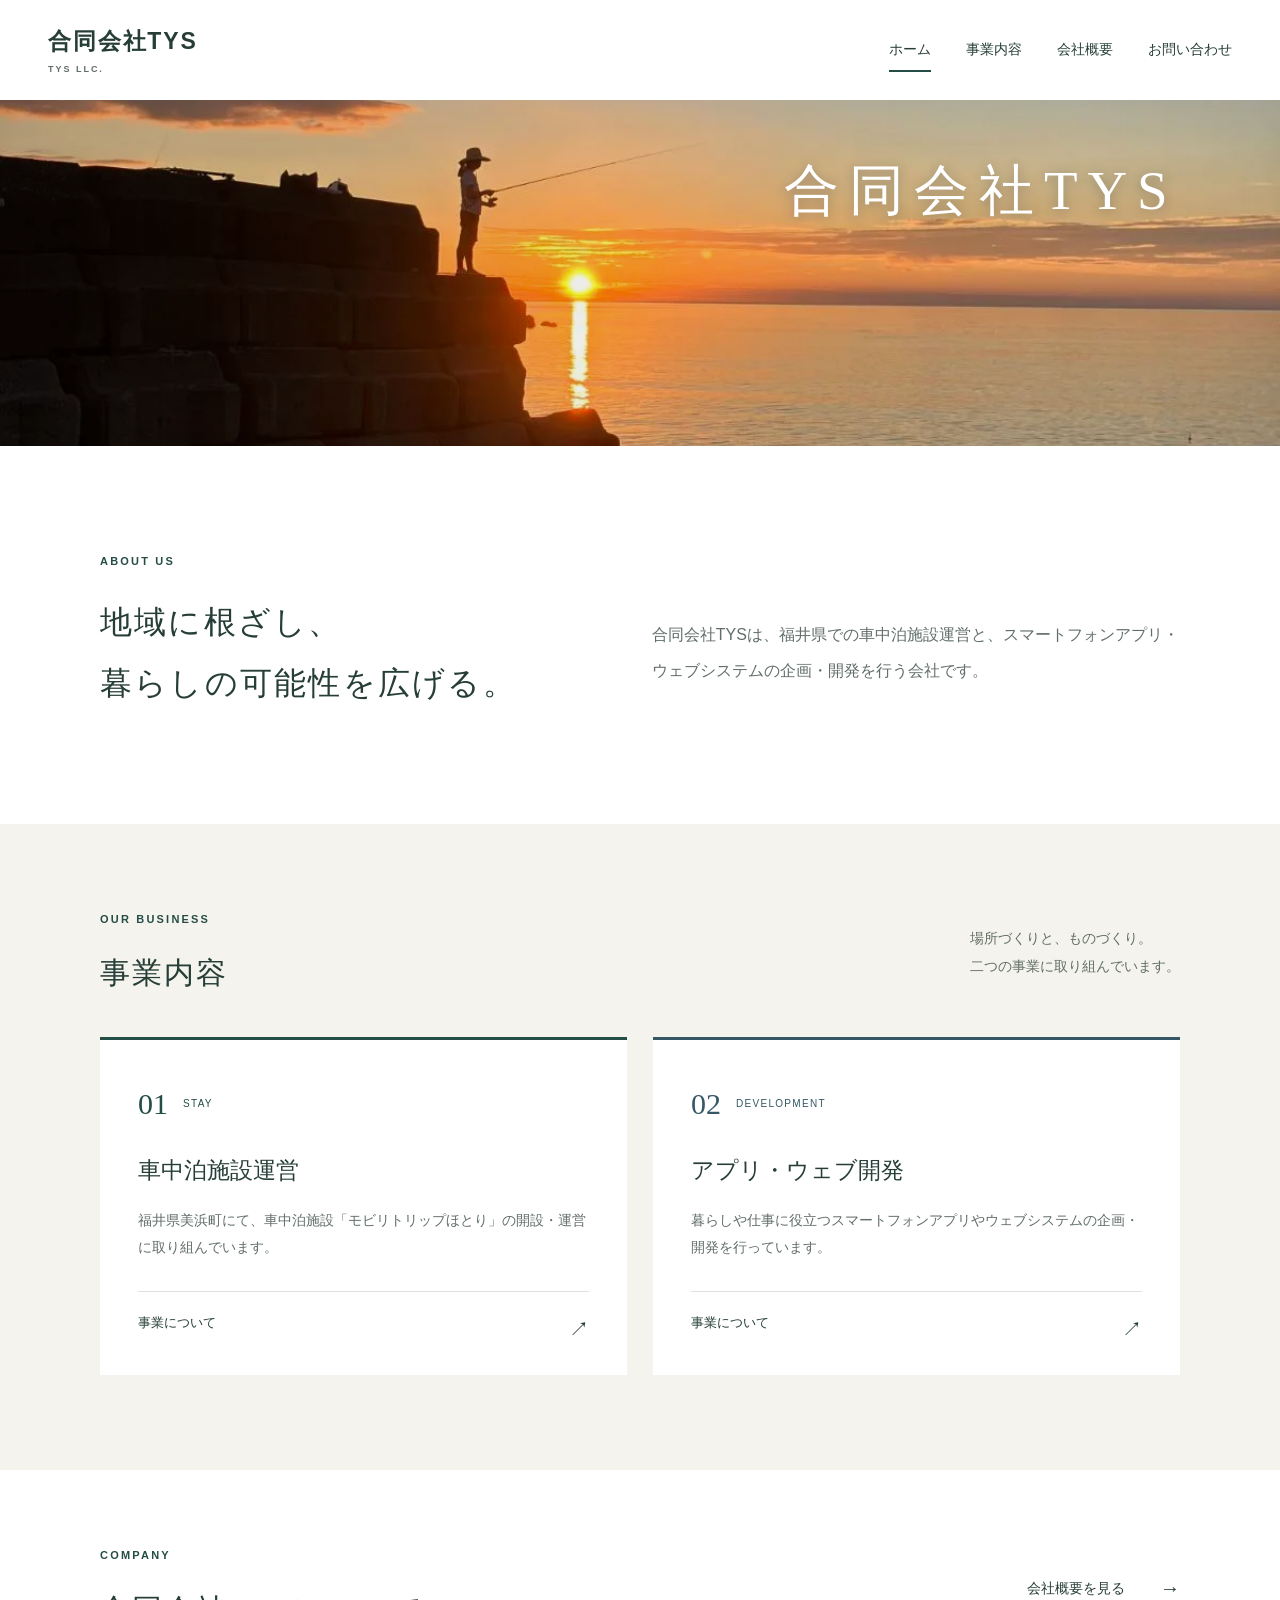
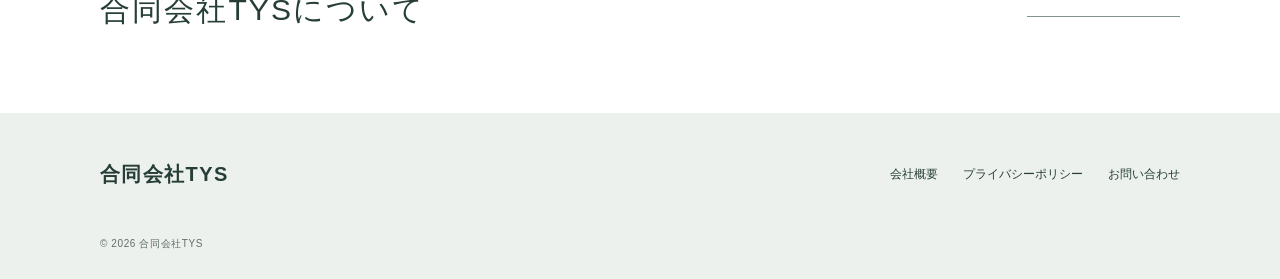
<file: index.html>
<!doctype html>
<html lang="ja"><head><meta charset="utf-8"><meta name="viewport" content="width=device-width, initial-scale=1"><title>合同会社TYS｜車中泊施設運営・アプリ開発</title><meta name="description" content="合同会社TYSの公式ホームページ。福井県美浜町の車中泊施設『モビリトリップほとり』の運営、スマートフォンアプリ・Webシステムの開発などを行っています。"><link rel="canonical" href="https://hotorinet.com/"><meta name="theme-color" content="#244d45"><link rel="icon" type="image/svg+xml" href="favicon.svg"><link rel="stylesheet" href="css/style.css"><script src="js/main.js" defer></script><link rel="preload" as="image" href="images/hero.webp">
<script type="application/ld+json">
{
  "@context": "https://schema.org",
  "@type": "Organization",
  "@id": "https://hotorinet.com/#organization",
  "name": "合同会社TYS",
  "legalName": "合同会社TYS",
  "url": "https://hotorinet.com/",
  "email": "t.sakurai@hotorinet.com",
  "address": {
    "@type": "PostalAddress",
    "postalCode": "494-0006",
    "addressRegion": "愛知県",
    "addressLocality": "一宮市",
    "streetAddress": "起字与三ケ巻67-13",
    "addressCountry": "JP"
  }
}
</script>
</head>
<body><a class="skip" href="#main">本文へ移動</a><header class="header"><div class="header-inner"><a class="brand" href="index.html">合同会社TYS<span>TYS LLC.</span></a><button class="menu-toggle" type="button" aria-controls="navigation" aria-expanded="false" hidden>メニュー <span aria-hidden="true">＋</span></button><nav id="navigation" aria-label="メインナビゲーション"><a href="index.html" aria-current="page">ホーム</a><a href="business.html">事業内容</a><a href="company.html">会社概要</a><a href="privacy.html#contact">お問い合わせ</a></nav></div></header>
<main id="main"><section class="hero" aria-label="夕日の海と釣り人"><img src="images/hero.webp" width="1200" height="1600" alt="穏やかな海に沈む夕日と、堤防で釣りをする人" fetchpriority="high"><h1>合同会社TYS</h1></section><section class="intro wrap"><p class="eyebrow">ABOUT US</p><h2>地域に根ざし、<br>暮らしの可能性を広げる。</h2><p class="intro-copy">合同会社TYSは、福井県での車中泊施設運営と、スマートフォンアプリ・ウェブシステムの企画・開発を行う会社です。</p></section><section class="business-section"><div class="wrap"><div class="section-heading"><div><p class="eyebrow">OUR BUSINESS</p><h2>事業内容</h2></div><p>場所づくりと、ものづくり。<br>二つの事業に取り組んでいます。</p></div><div class="cards"><a class="business-card" href="business.html#hotori"><span class="card-number">01 <span>STAY</span></span><h3>車中泊施設運営</h3><p>福井県美浜町にて、車中泊施設「モビリトリップほとり」の開設・運営に取り組んでいます。</p><span class="card-bottom">事業について <span aria-hidden="true">↗</span></span></a><a class="business-card blue" href="business.html#development"><span class="card-number">02 <span>DEVELOPMENT</span></span><h3>アプリ・ウェブ開発</h3><p>暮らしや仕事に役立つスマートフォンアプリやウェブシステムの企画・開発を行っています。</p><span class="card-bottom">事業について <span aria-hidden="true">↗</span></span></a></div></div></section><section class="company-link wrap"><div><p class="eyebrow">COMPANY</p><h2>合同会社TYSについて</h2></div><a class="text-link" href="company.html">会社概要を見る <span aria-hidden="true">→</span></a></section></main><footer><div class="footer-inner"><a class="footer-brand" href="index.html">合同会社TYS</a><div class="footer-links"><a href="company.html">会社概要</a><a href="privacy.html">プライバシーポリシー</a><a href="privacy.html#contact">お問い合わせ</a></div><small>© 2026 合同会社TYS</small></div></footer></body></html>
</file>
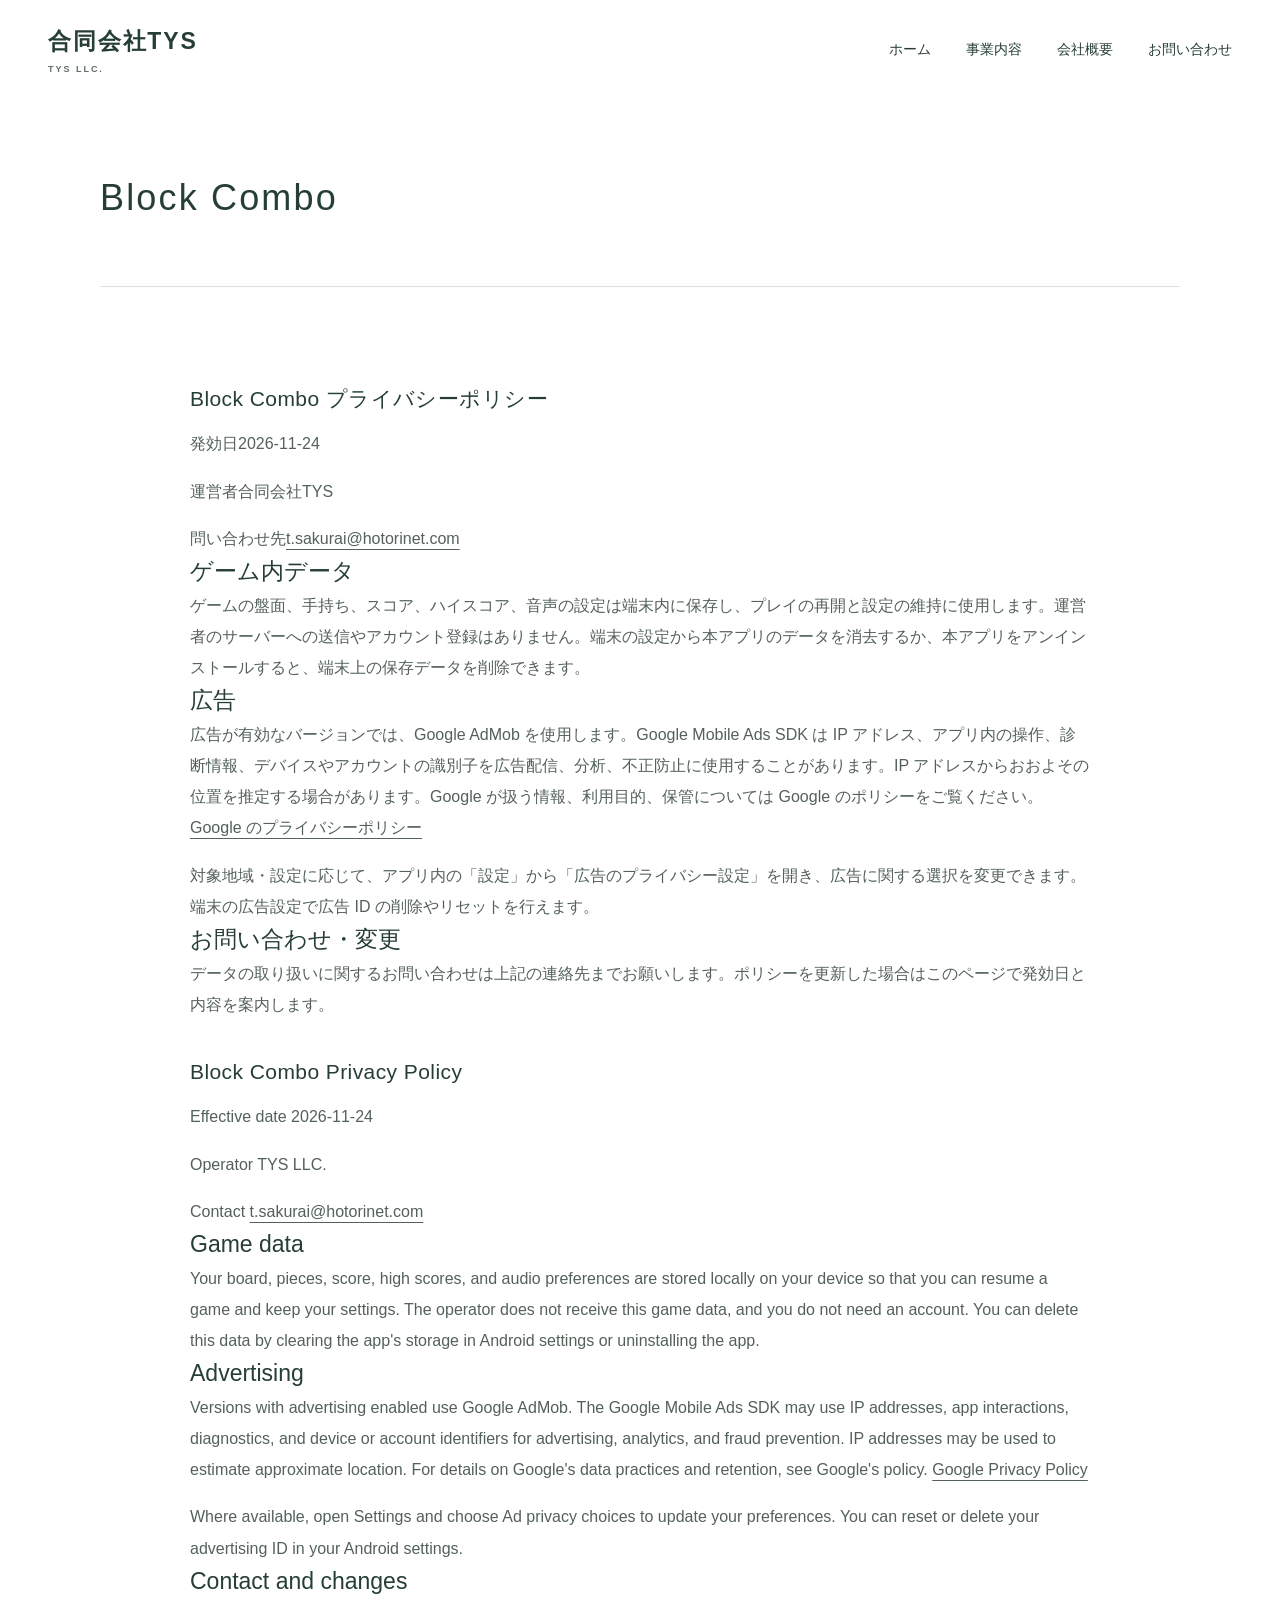
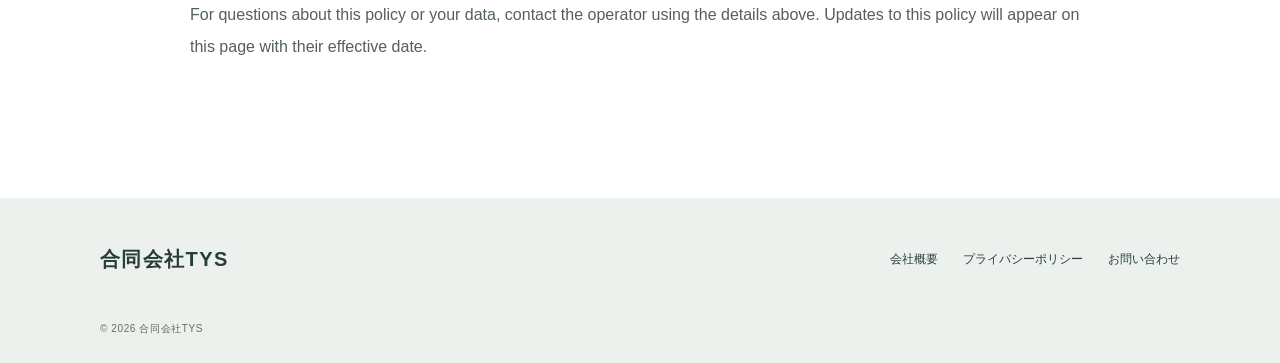
<file: block-combo-privacy.html>
<!doctype html>
<html lang="ja"><head><meta charset="utf-8"><meta name="viewport" content="width=device-width, initial-scale=1"><title>Block Combo プライバシーポリシー｜合同会社TYS</title><meta name="description" content="Block Comboの情報の取り扱い、広告、お問い合わせ先についてご案内します。"><link rel="canonical" href="https://hotorinet.com/block-combo-privacy.html"><meta name="theme-color" content="#244d45"><link rel="icon" type="image/svg+xml" href="favicon.svg"><link rel="stylesheet" href="css/style.css"><script src="js/main.js" defer></script></head>
<body><a class="skip" href="#main">本文へ移動</a><header class="header"><div class="header-inner"><a class="brand" href="index.html">合同会社TYS<span>TYS LLC.</span></a><button class="menu-toggle" type="button" aria-controls="navigation" aria-expanded="false" hidden>メニュー <span aria-hidden="true">＋</span></button><nav id="navigation" aria-label="メインナビゲーション"><a href="index.html">ホーム</a><a href="business.html">事業内容</a><a href="company.html">会社概要</a><a href="privacy.html#contact">お問い合わせ</a></nav></div></header>
<main id="main"><section class="page-heading wrap"><h1>Block Combo</h1></section><div class="wrap page-body policy"><section lang='ja'><h2>Block Combo プライバシーポリシー</h2>
<p>発効日2026-11-24</p>
<p>運営者合同会社TYS</p>
<p>問い合わせ先<a href="mailto:t.sakurai@hotorinet.com">t.sakurai@hotorinet.com</a></p>
<h3>ゲーム内データ</h3>
<p>ゲームの盤面、手持ち、スコア、ハイスコア、音声の設定は端末内に保存し、プレイの再開と設定の維持に使用します。運営者のサーバーへの送信やアカウント登録はありません。端末の設定から本アプリのデータを消去するか、本アプリをアンインストールすると、端末上の保存データを削除できます。</p>
<h3>広告</h3>
<p>広告が有効なバージョンでは、Google AdMob を使用します。Google Mobile Ads SDK は IP アドレス、アプリ内の操作、診断情報、デバイスやアカウントの識別子を広告配信、分析、不正防止に使用することがあります。IP アドレスからおおよその位置を推定する場合があります。Google が扱う情報、利用目的、保管については Google のポリシーをご覧ください。<a href="https://policies.google.com/privacy?hl=ja">Google のプライバシーポリシー</a></p>
<p>対象地域・設定に応じて、アプリ内の「設定」から「広告のプライバシー設定」を開き、広告に関する選択を変更できます。端末の広告設定で広告 ID の削除やリセットを行えます。</p>
<h3>お問い合わせ・変更</h3>
<p>データの取り扱いに関するお問い合わせは上記の連絡先までお願いします。ポリシーを更新した場合はこのページで発効日と内容を案内します。</p></section>
<section lang='en'><h2>Block Combo Privacy Policy</h2>
<p>Effective date 2026-11-24</p>
<p>Operator TYS LLC.</p>
<p>Contact <a href="mailto:t.sakurai@hotorinet.com">t.sakurai@hotorinet.com</a></p>
<h3>Game data</h3>
<p>Your board, pieces, score, high scores, and audio preferences are stored locally on your device so that you can resume a game and keep your settings. The operator does not receive this game data, and you do not need an account. You can delete this data by clearing the app&#39;s storage in Android settings or uninstalling the app.</p>
<h3>Advertising</h3>
<p>Versions with advertising enabled use Google AdMob. The Google Mobile Ads SDK may use IP addresses, app interactions, diagnostics, and device or account identifiers for advertising, analytics, and fraud prevention. IP addresses may be used to estimate approximate location. For details on Google&#39;s data practices and retention, see Google&#39;s policy. <a href="https://policies.google.com/privacy?hl=en">Google Privacy Policy</a></p>
<p>Where available, open Settings and choose Ad privacy choices to update your preferences. You can reset or delete your advertising ID in your Android settings.</p>
<h3>Contact and changes</h3>
<p>For questions about this policy or your data, contact the operator using the details above. Updates to this policy will appear on this page with their effective date.</p></section></div></main><footer><div class="footer-inner"><a class="footer-brand" href="index.html">合同会社TYS</a><div class="footer-links"><a href="company.html">会社概要</a><a href="privacy.html">プライバシーポリシー</a><a href="privacy.html#contact">お問い合わせ</a></div><small>© 2026 合同会社TYS</small></div></footer></body></html>
</file>
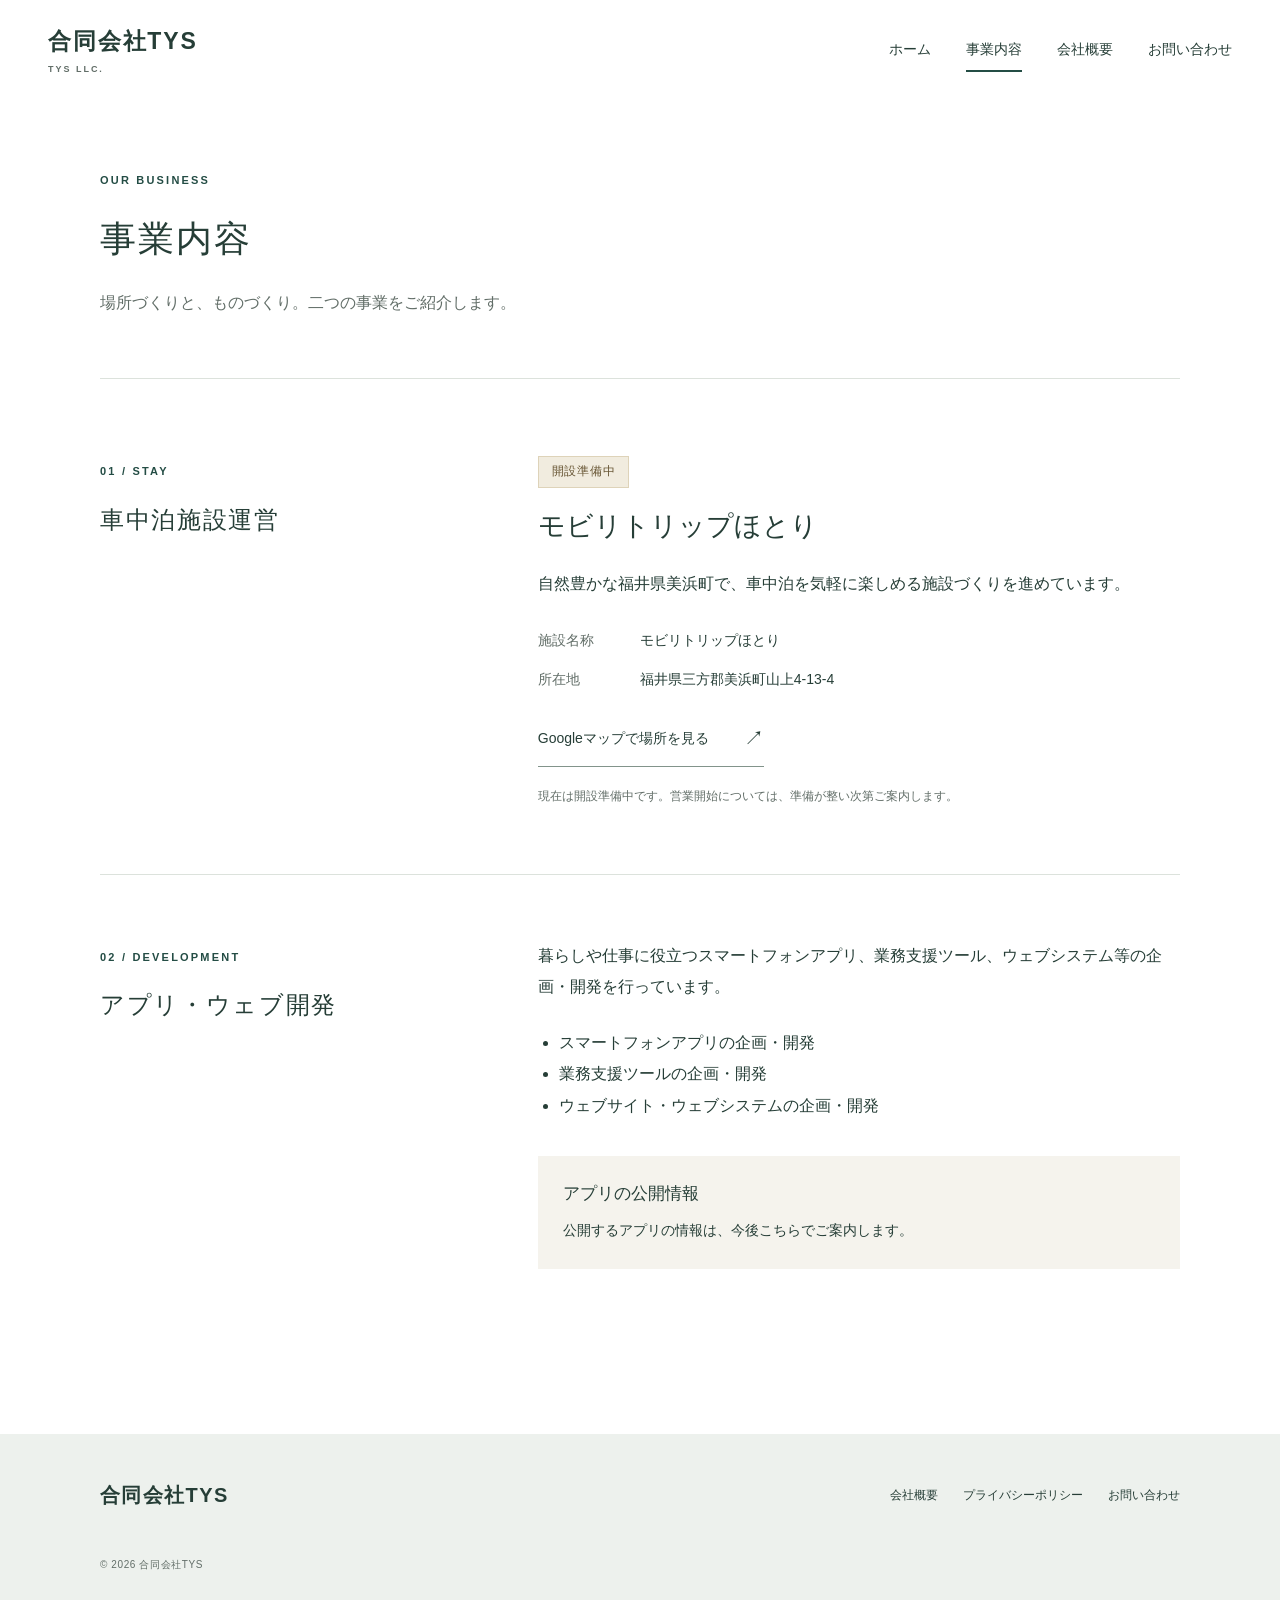
<file: business.html>
<!doctype html>
<html lang="ja"><head><meta charset="utf-8"><meta name="viewport" content="width=device-width, initial-scale=1"><title>事業内容｜合同会社TYS</title><meta name="description" content="合同会社TYSの事業紹介。福井県美浜町の車中泊施設「モビリトリップほとり」の開設準備と、アプリ・ウェブ開発に取り組んでいます。"><link rel="canonical" href="https://hotorinet.com/business.html"><meta name="theme-color" content="#244d45"><link rel="icon" type="image/svg+xml" href="favicon.svg"><link rel="stylesheet" href="css/style.css"><script src="js/main.js" defer></script></head>
<body><a class="skip" href="#main">本文へ移動</a><header class="header"><div class="header-inner"><a class="brand" href="index.html">合同会社TYS<span>TYS LLC.</span></a><button class="menu-toggle" type="button" aria-controls="navigation" aria-expanded="false" hidden>メニュー <span aria-hidden="true">＋</span></button><nav id="navigation" aria-label="メインナビゲーション"><a href="index.html">ホーム</a><a href="business.html" aria-current="page">事業内容</a><a href="company.html">会社概要</a><a href="privacy.html#contact">お問い合わせ</a></nav></div></header>
<main id="main"><section class="page-heading wrap"><p class="eyebrow">OUR BUSINESS</p><h1>事業内容</h1><p class="lead">場所づくりと、ものづくり。二つの事業をご紹介します。</p></section><div class="wrap page-body"><section class="business-detail" id="hotori"><div class="detail-label"><span class="eyebrow">01 / STAY</span><h2>車中泊施設運営</h2></div><div><span class="status">開設準備中</span><h3 class="facility-name">モビリトリップほとり</h3><p>自然豊かな福井県美浜町で、車中泊を気軽に楽しめる施設づくりを進めています。</p><dl class="mini-details"><dt>施設名称</dt><dd>モビリトリップほとり</dd><dt>所在地</dt><dd>福井県三方郡美浜町山上4-13-4</dd></dl><a class="text-link" href="https://maps.app.goo.gl/XKnGDDkzjaDgMR8QA" target="_blank" rel="noopener noreferrer">Googleマップで場所を見る <span aria-hidden="true">↗</span><span class="sr-only">（新しいタブで開きます）</span></a><p class="note">現在は開設準備中です。営業開始については、準備が整い次第ご案内します。</p></div></section><section class="business-detail" id="development"><div class="detail-label"><span class="eyebrow">02 / DEVELOPMENT</span><h2>アプリ・ウェブ開発</h2></div><div><p>暮らしや仕事に役立つスマートフォンアプリ、業務支援ツール、ウェブシステム等の企画・開発を行っています。</p><ul class="service-list"><li>スマートフォンアプリの企画・開発</li><li>業務支援ツールの企画・開発</li><li>ウェブサイト・ウェブシステムの企画・開発</li></ul><section class="app-list" aria-labelledby="apps-heading"><h3 id="apps-heading">アプリの公開情報</h3><p>公開するアプリの情報は、今後こちらでご案内します。</p><!-- 公開確認後、アプリ名・説明・Google Playリンク・専用プライバシーポリシーをarticle要素で追加 --></section></div></section></div></main><footer><div class="footer-inner"><a class="footer-brand" href="index.html">合同会社TYS</a><div class="footer-links"><a href="company.html">会社概要</a><a href="privacy.html">プライバシーポリシー</a><a href="privacy.html#contact">お問い合わせ</a></div><small>© 2026 合同会社TYS</small></div></footer></body></html>
</file>
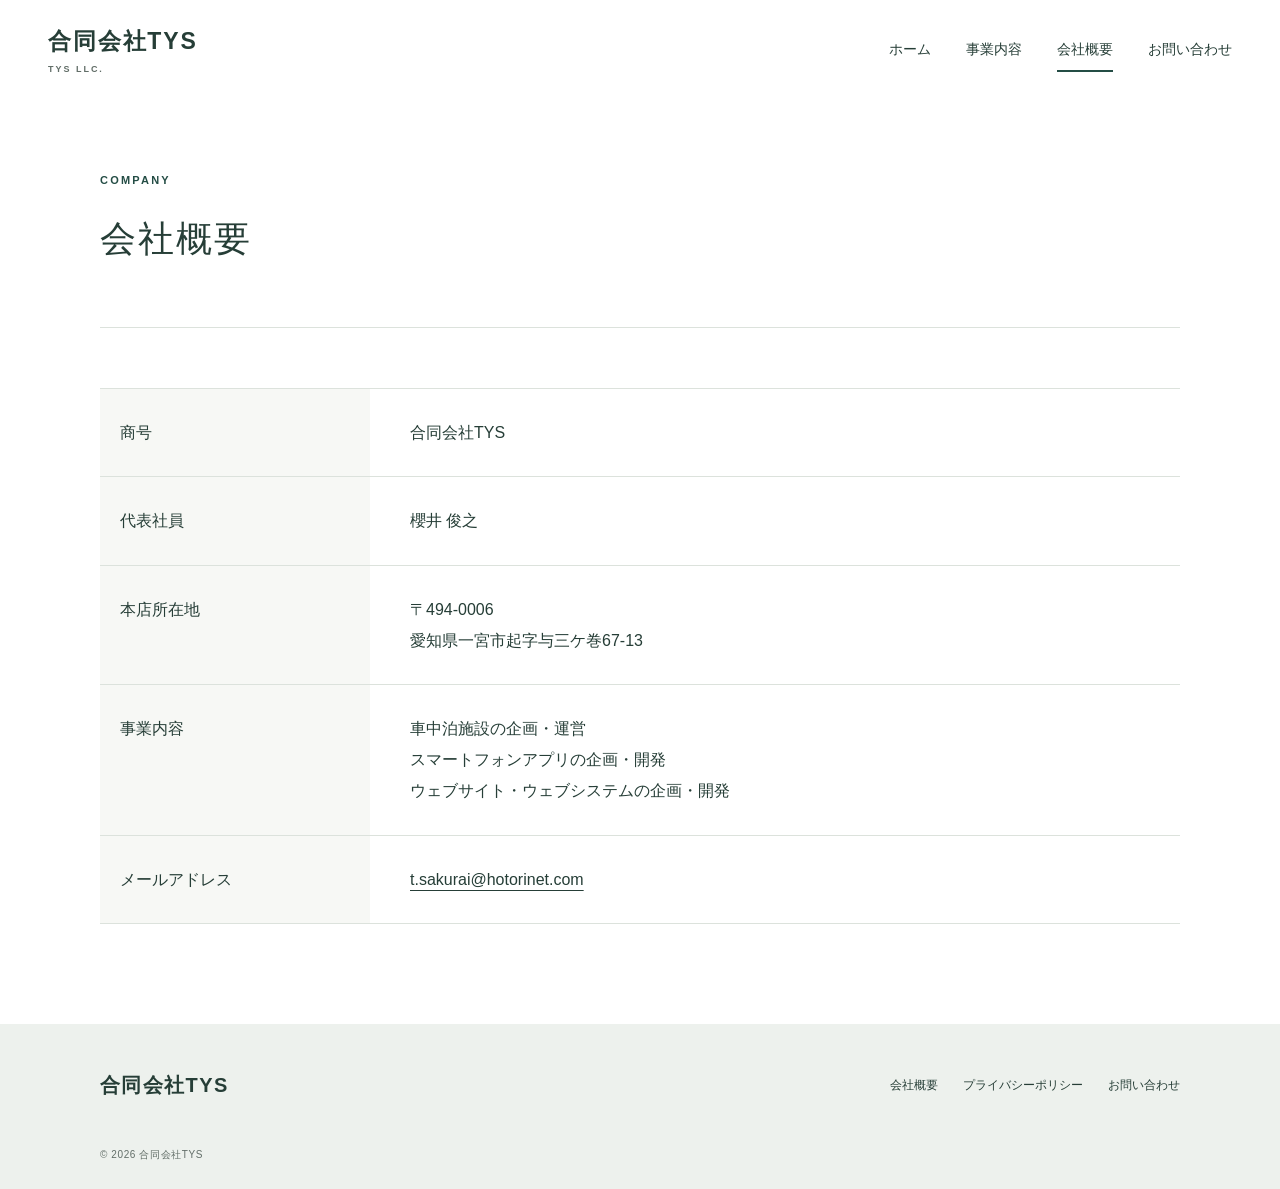
<file: company.html>
<!doctype html>
<html lang="ja"><head><meta charset="utf-8"><meta name="viewport" content="width=device-width, initial-scale=1"><title>会社概要｜合同会社TYS</title><meta name="description" content="合同会社TYSの会社概要。商号、代表社員、本店所在地、事業内容、お問い合わせメールアドレスをご案内します。"><link rel="canonical" href="https://hotorinet.com/company.html"><meta name="theme-color" content="#244d45"><link rel="icon" type="image/svg+xml" href="favicon.svg"><link rel="stylesheet" href="css/style.css"><script src="js/main.js" defer></script>
<script type="application/ld+json">
{
  "@context": "https://schema.org",
  "@type": "Organization",
  "@id": "https://hotorinet.com/#organization",
  "name": "合同会社TYS",
  "legalName": "合同会社TYS",
  "url": "https://hotorinet.com/",
  "email": "t.sakurai@hotorinet.com",
  "address": {
    "@type": "PostalAddress",
    "postalCode": "494-0006",
    "addressRegion": "愛知県",
    "addressLocality": "一宮市",
    "streetAddress": "起字与三ケ巻67-13",
    "addressCountry": "JP"
  }
}
</script>
</head>
<body><a class="skip" href="#main">本文へ移動</a><header class="header"><div class="header-inner"><a class="brand" href="index.html">合同会社TYS<span>TYS LLC.</span></a><button class="menu-toggle" type="button" aria-controls="navigation" aria-expanded="false" hidden>メニュー <span aria-hidden="true">＋</span></button><nav id="navigation" aria-label="メインナビゲーション"><a href="index.html">ホーム</a><a href="business.html">事業内容</a><a href="company.html" aria-current="page">会社概要</a><a href="privacy.html#contact">お問い合わせ</a></nav></div></header>
<main id="main"><section class="page-heading wrap"><p class="eyebrow">COMPANY</p><h1>会社概要</h1></section><section class="wrap page-body company-body" aria-label="法人情報"><table class="company-table"><tbody><tr><th scope="row">商号</th><td>合同会社TYS</td></tr><tr><th scope="row">代表社員</th><td>櫻井 俊之</td></tr><tr><th scope="row">本店所在地</th><td>〒494-0006<br>愛知県一宮市起字与三ケ巻67-13</td></tr><tr><th scope="row">事業内容</th><td><ul><li>車中泊施設の企画・運営</li><li>スマートフォンアプリの企画・開発</li><li>ウェブサイト・ウェブシステムの企画・開発</li></ul></td></tr><tr><th scope="row">メールアドレス</th><td><a class="mail" href="mailto:t.sakurai@hotorinet.com">t.sakurai@hotorinet.com</a></td></tr></tbody></table></section></main><footer><div class="footer-inner"><a class="footer-brand" href="index.html">合同会社TYS</a><div class="footer-links"><a href="company.html">会社概要</a><a href="privacy.html">プライバシーポリシー</a><a href="privacy.html#contact">お問い合わせ</a></div><small>© 2026 合同会社TYS</small></div></footer></body></html>
</file>
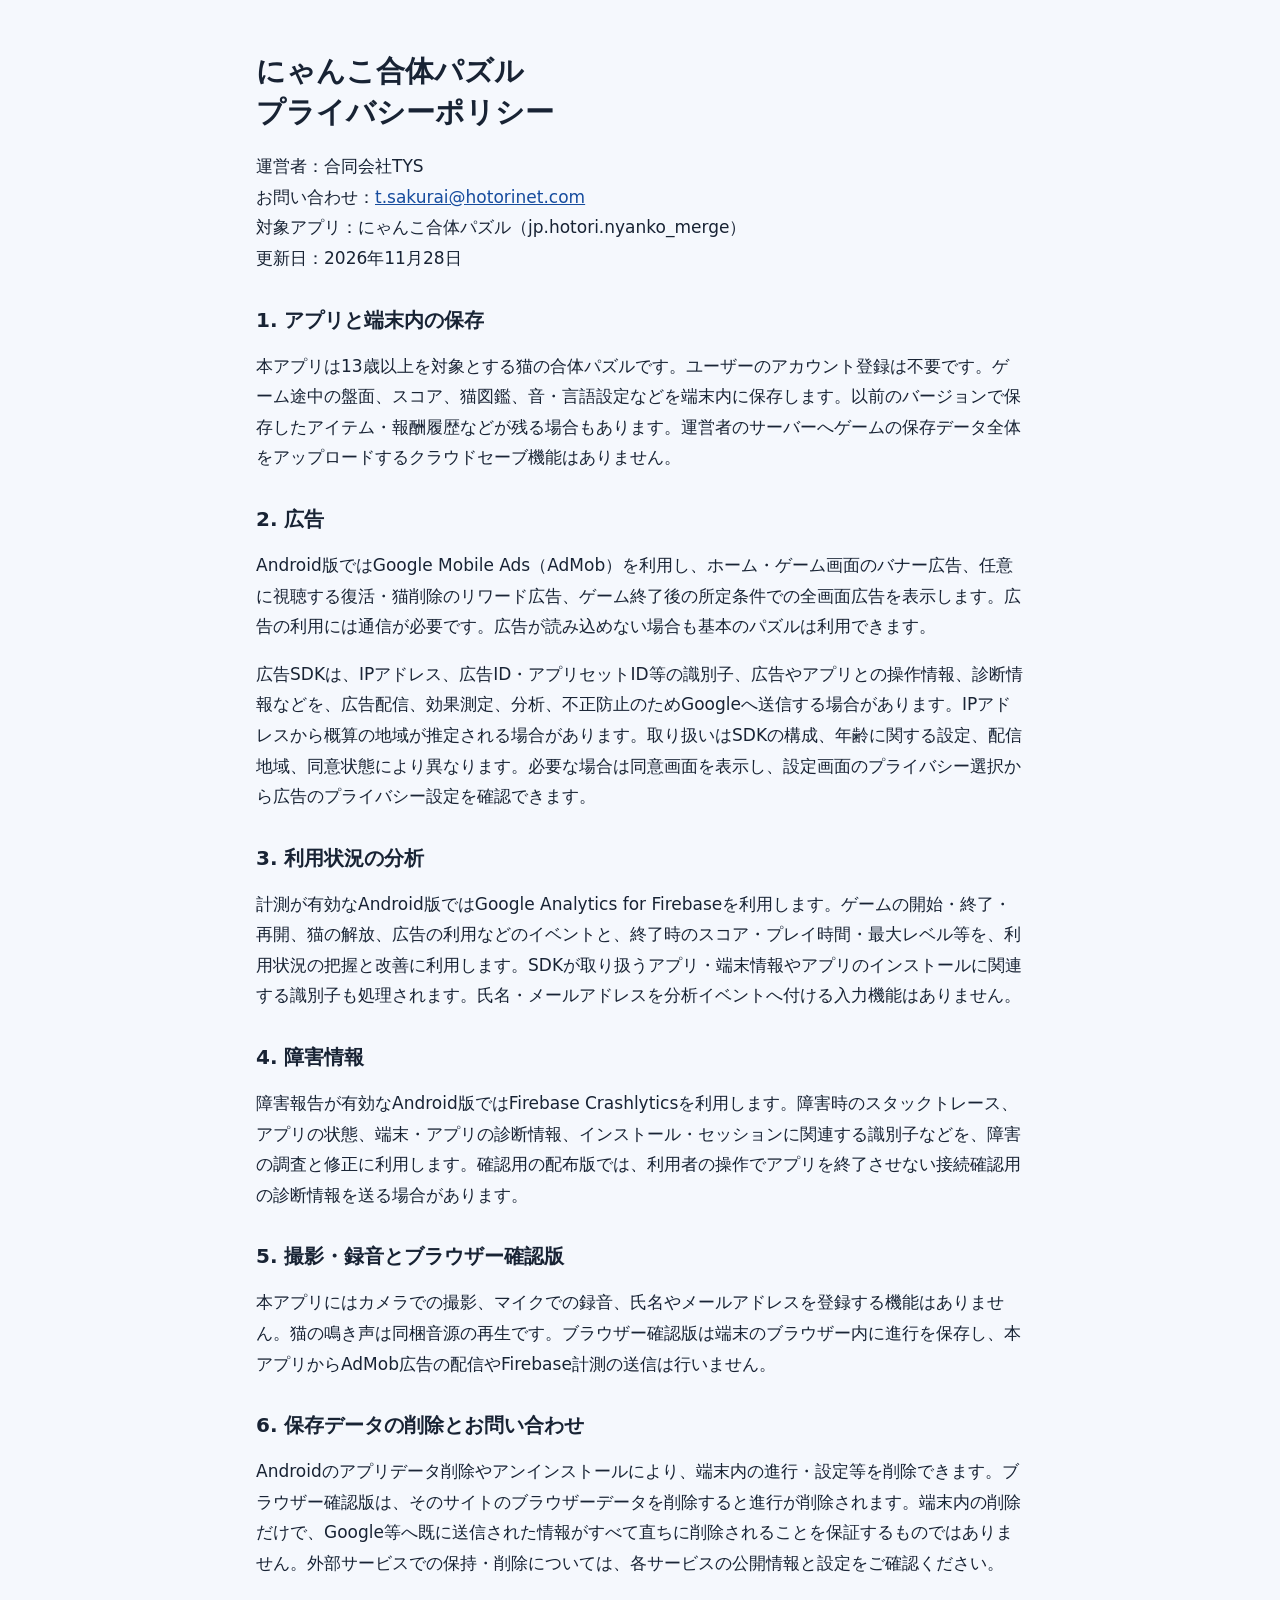
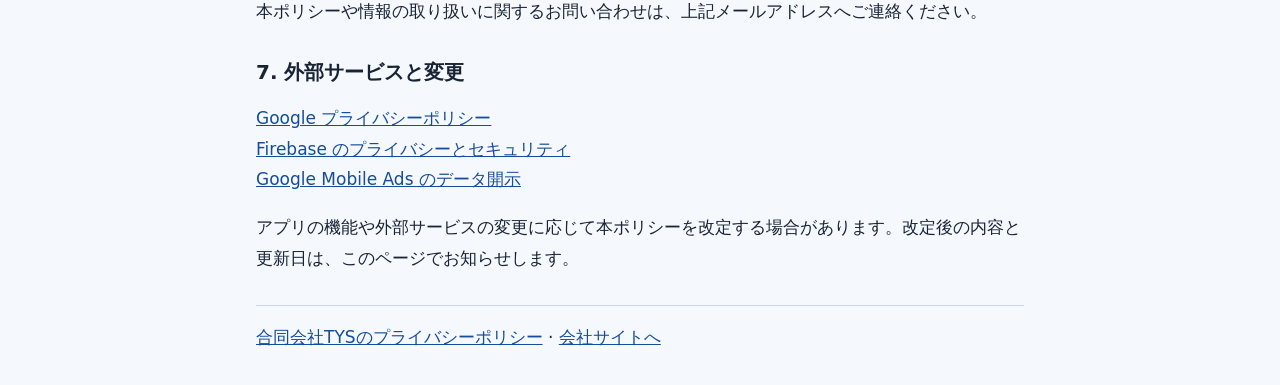
<file: nyanko-merge-privacy.html>
<!doctype html>
<html lang="ja">
<head>
<meta charset="utf-8">
<meta name="viewport" content="width=device-width, initial-scale=1">
<title>にゃんこ合体パズル プライバシーポリシー | 合同会社TYS</title>
<meta name="description" content="合同会社TYSが提供するにゃんこ合体パズルの端末内保存、広告、利用状況・障害情報とお問い合わせについて。">
<link rel="canonical" href="https://hotorinet.com/nyanko-merge-privacy.html">
<style>body{font:17px/1.8 system-ui,sans-serif;color:#182334;background:#f5f8fd;margin:0}main{max-width:48rem;padding:2rem;margin:auto}h1,h2{line-height:1.4}h1{font-size:1.8rem}h2{font-size:1.25rem;margin-top:2rem}a{color:#164c9e;overflow-wrap:anywhere}footer{border-top:1px solid #cbd5e1;margin-top:2rem;padding-top:1rem}@media(max-width:480px){main{padding:1.25rem}h1{font-size:1.5rem}}</style>
</head>
<body><main>
<h1>にゃんこ合体パズル<br>プライバシーポリシー</h1>
<p>運営者：合同会社TYS<br>お問い合わせ：<a href="mailto:t.sakurai@hotorinet.com">t.sakurai@hotorinet.com</a><br>対象アプリ：にゃんこ合体パズル（jp.hotori.nyanko_merge）<br>更新日：2026年11月28日</p>
<h2>1. アプリと端末内の保存</h2>
<p>本アプリは13歳以上を対象とする猫の合体パズルです。ユーザーのアカウント登録は不要です。ゲーム途中の盤面、スコア、猫図鑑、音・言語設定などを端末内に保存します。以前のバージョンで保存したアイテム・報酬履歴などが残る場合もあります。運営者のサーバーへゲームの保存データ全体をアップロードするクラウドセーブ機能はありません。</p>
<h2>2. 広告</h2>
<p>Android版ではGoogle Mobile Ads（AdMob）を利用し、ホーム・ゲーム画面のバナー広告、任意に視聴する復活・猫削除のリワード広告、ゲーム終了後の所定条件での全画面広告を表示します。広告の利用には通信が必要です。広告が読み込めない場合も基本のパズルは利用できます。</p>
<p>広告SDKは、IPアドレス、広告ID・アプリセットID等の識別子、広告やアプリとの操作情報、診断情報などを、広告配信、効果測定、分析、不正防止のためGoogleへ送信する場合があります。IPアドレスから概算の地域が推定される場合があります。取り扱いはSDKの構成、年齢に関する設定、配信地域、同意状態により異なります。必要な場合は同意画面を表示し、設定画面のプライバシー選択から広告のプライバシー設定を確認できます。</p>
<h2>3. 利用状況の分析</h2>
<p>計測が有効なAndroid版ではGoogle Analytics for Firebaseを利用します。ゲームの開始・終了・再開、猫の解放、広告の利用などのイベントと、終了時のスコア・プレイ時間・最大レベル等を、利用状況の把握と改善に利用します。SDKが取り扱うアプリ・端末情報やアプリのインストールに関連する識別子も処理されます。氏名・メールアドレスを分析イベントへ付ける入力機能はありません。</p>
<h2>4. 障害情報</h2>
<p>障害報告が有効なAndroid版ではFirebase Crashlyticsを利用します。障害時のスタックトレース、アプリの状態、端末・アプリの診断情報、インストール・セッションに関連する識別子などを、障害の調査と修正に利用します。確認用の配布版では、利用者の操作でアプリを終了させない接続確認用の診断情報を送る場合があります。</p>
<h2>5. 撮影・録音とブラウザー確認版</h2>
<p>本アプリにはカメラでの撮影、マイクでの録音、氏名やメールアドレスを登録する機能はありません。猫の鳴き声は同梱音源の再生です。ブラウザー確認版は端末のブラウザー内に進行を保存し、本アプリからAdMob広告の配信やFirebase計測の送信は行いません。</p>
<h2>6. 保存データの削除とお問い合わせ</h2>
<p>Androidのアプリデータ削除やアンインストールにより、端末内の進行・設定等を削除できます。ブラウザー確認版は、そのサイトのブラウザーデータを削除すると進行が削除されます。端末内の削除だけで、Google等へ既に送信された情報がすべて直ちに削除されることを保証するものではありません。外部サービスでの保持・削除については、各サービスの公開情報と設定をご確認ください。</p>
<p>本ポリシーや情報の取り扱いに関するお問い合わせは、上記メールアドレスへご連絡ください。</p>
<h2>7. 外部サービスと変更</h2>
<p><a href="https://policies.google.com/privacy">Google プライバシーポリシー</a><br><a href="https://firebase.google.com/support/privacy">Firebase のプライバシーとセキュリティ</a><br><a href="https://developers.google.com/admob/android/privacy/play-data-disclosure">Google Mobile Ads のデータ開示</a></p>
<p>アプリの機能や外部サービスの変更に応じて本ポリシーを改定する場合があります。改定後の内容と更新日は、このページでお知らせします。</p>
<footer><a href="privacy.html">合同会社TYSのプライバシーポリシー</a> · <a href="index.html">会社サイトへ</a></footer>
</main></body></html>
</file>
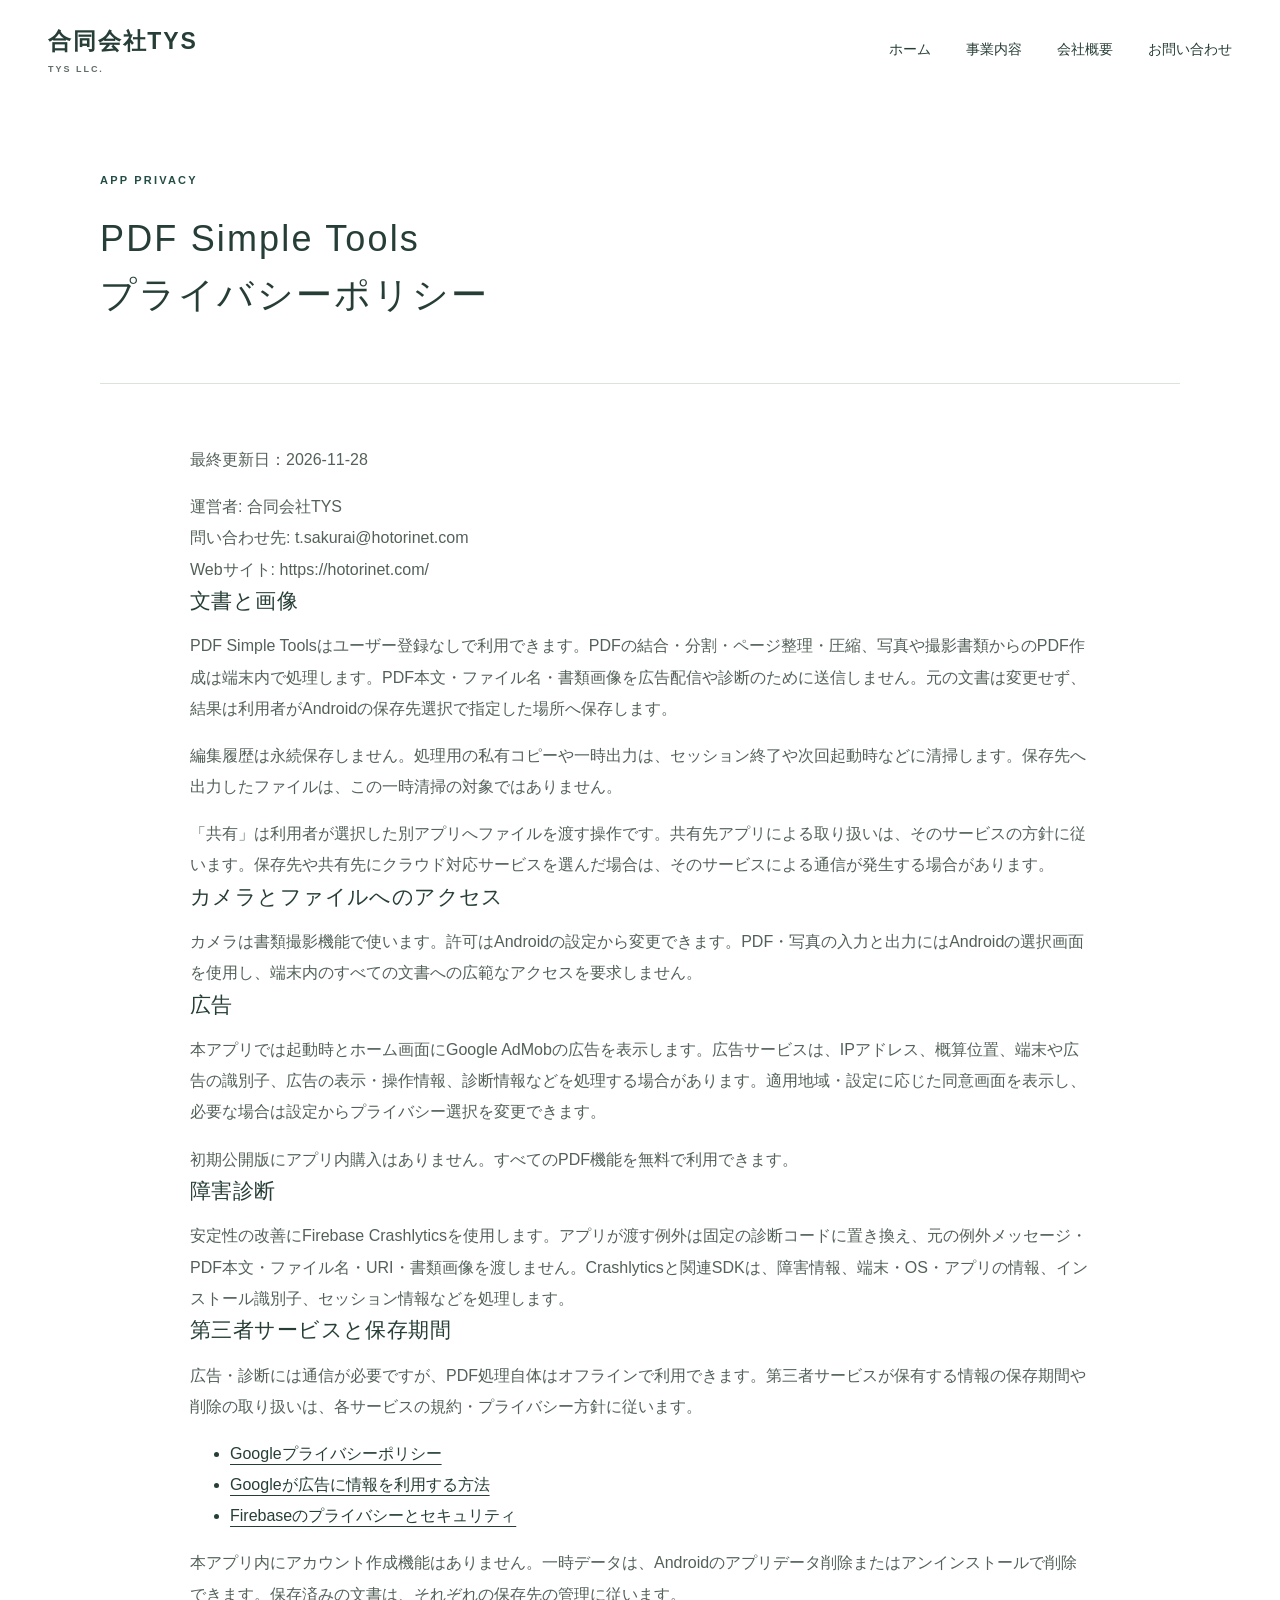
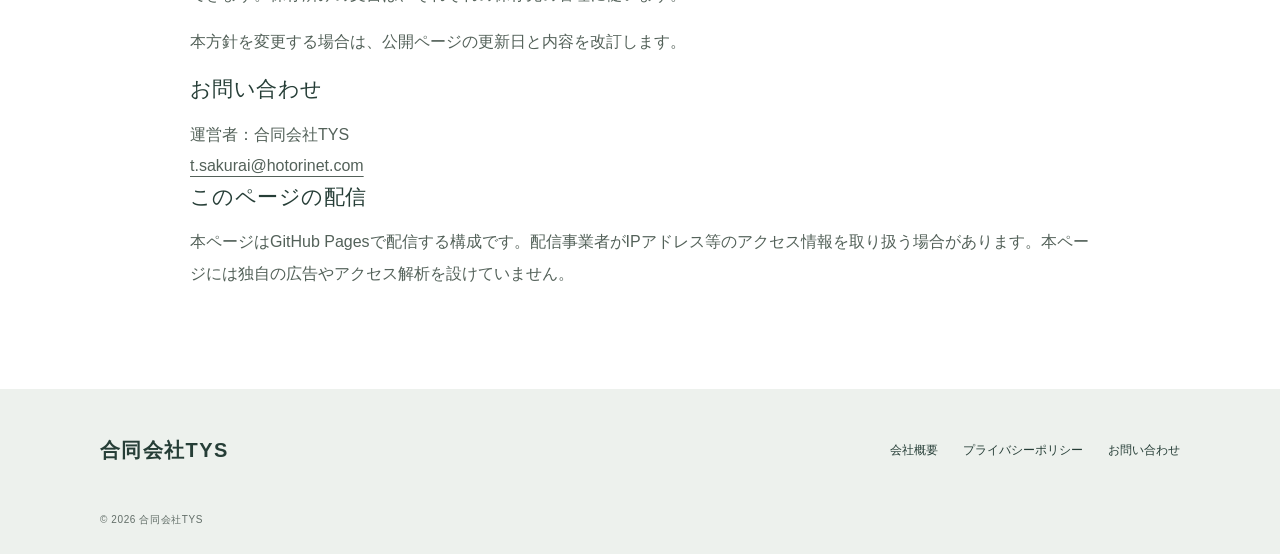
<file: pdf-simple-tools-privacy.html>
<!doctype html>
<html lang="ja"><head><meta charset="utf-8"><meta name="viewport" content="width=device-width, initial-scale=1"><title>PDF Simple Tools プライバシーポリシー｜合同会社TYS</title><meta name="description" content="PDF Simple Toolsの端末内PDF処理、広告、障害診断と情報の取り扱いについてご案内します。"><link rel="canonical" href="https://hotorinet.com/pdf-simple-tools-privacy.html"><meta name="theme-color" content="#244d45"><link rel="icon" type="image/svg+xml" href="favicon.svg"><link rel="stylesheet" href="css/style.css"><script src="js/main.js" defer></script></head>
<body><a class="skip" href="#main">本文へ移動</a><header class="header"><div class="header-inner"><a class="brand" href="index.html">合同会社TYS<span>TYS LLC.</span></a><button class="menu-toggle" type="button" aria-controls="navigation" aria-expanded="false" hidden>メニュー <span aria-hidden="true">＋</span></button><nav id="navigation" aria-label="メインナビゲーション"><a href="index.html">ホーム</a><a href="business.html">事業内容</a><a href="company.html">会社概要</a><a href="privacy.html#contact">お問い合わせ</a></nav></div></header>
<main id="main"><section class="page-heading wrap"><p class="eyebrow">APP PRIVACY</p><h1>PDF Simple Tools<br>プライバシーポリシー</h1></section><div class="wrap page-body policy"><p>最終更新日：2026-11-28</p>
<p>運営者: 合同会社TYS<br>問い合わせ先: t.sakurai@hotorinet.com<br>Webサイト: https://hotorinet.com/</p>
<h2>文書と画像</h2>
<p>PDF Simple Toolsはユーザー登録なしで利用できます。PDFの結合・分割・ページ整理・圧縮、写真や撮影書類からのPDF作成は端末内で処理します。PDF本文・ファイル名・書類画像を広告配信や診断のために送信しません。元の文書は変更せず、結果は利用者がAndroidの保存先選択で指定した場所へ保存します。</p>
<p>編集履歴は永続保存しません。処理用の私有コピーや一時出力は、セッション終了や次回起動時などに清掃します。保存先へ出力したファイルは、この一時清掃の対象ではありません。</p>
<p>「共有」は利用者が選択した別アプリへファイルを渡す操作です。共有先アプリによる取り扱いは、そのサービスの方針に従います。保存先や共有先にクラウド対応サービスを選んだ場合は、そのサービスによる通信が発生する場合があります。</p>
<h2>カメラとファイルへのアクセス</h2>
<p>カメラは書類撮影機能で使います。許可はAndroidの設定から変更できます。PDF・写真の入力と出力にはAndroidの選択画面を使用し、端末内のすべての文書への広範なアクセスを要求しません。</p>
<h2>広告</h2>
<p>本アプリでは起動時とホーム画面にGoogle AdMobの広告を表示します。広告サービスは、IPアドレス、概算位置、端末や広告の識別子、広告の表示・操作情報、診断情報などを処理する場合があります。適用地域・設定に応じた同意画面を表示し、必要な場合は設定からプライバシー選択を変更できます。</p>
<p>初期公開版にアプリ内購入はありません。すべてのPDF機能を無料で利用できます。</p>
<h2>障害診断</h2>
<p>安定性の改善にFirebase Crashlyticsを使用します。アプリが渡す例外は固定の診断コードに置き換え、元の例外メッセージ・PDF本文・ファイル名・URI・書類画像を渡しません。Crashlyticsと関連SDKは、障害情報、端末・OS・アプリの情報、インストール識別子、セッション情報などを処理します。</p>
<h2>第三者サービスと保存期間</h2>
<p>広告・診断には通信が必要ですが、PDF処理自体はオフラインで利用できます。第三者サービスが保有する情報の保存期間や削除の取り扱いは、各サービスの規約・プライバシー方針に従います。</p>
<ul><li><a href="https://policies.google.com/privacy">Googleプライバシーポリシー</a></li><li><a href="https://policies.google.com/technologies/ads">Googleが広告に情報を利用する方法</a></li><li><a href="https://firebase.google.com/support/privacy">Firebaseのプライバシーとセキュリティ</a></li></ul>
<p>本アプリ内にアカウント作成機能はありません。一時データは、Androidのアプリデータ削除またはアンインストールで削除できます。保存済みの文書は、それぞれの保存先の管理に従います。</p>
<p>本方針を変更する場合は、公開ページの更新日と内容を改訂します。</p>
<p></p>
<h2>お問い合わせ</h2><p>運営者：合同会社TYS<br><a href="mailto:t.sakurai@hotorinet.com">t.sakurai@hotorinet.com</a></p>
<h2>このページの配信</h2><p>本ページはGitHub Pagesで配信する構成です。配信事業者がIPアドレス等のアクセス情報を取り扱う場合があります。本ページには独自の広告やアクセス解析を設けていません。</p>
</div></main><footer><div class="footer-inner"><a class="footer-brand" href="index.html">合同会社TYS</a><div class="footer-links"><a href="company.html">会社概要</a><a href="privacy.html">プライバシーポリシー</a><a href="privacy.html#contact">お問い合わせ</a></div><small>© 2026 合同会社TYS</small></div></footer></body></html>
</file>
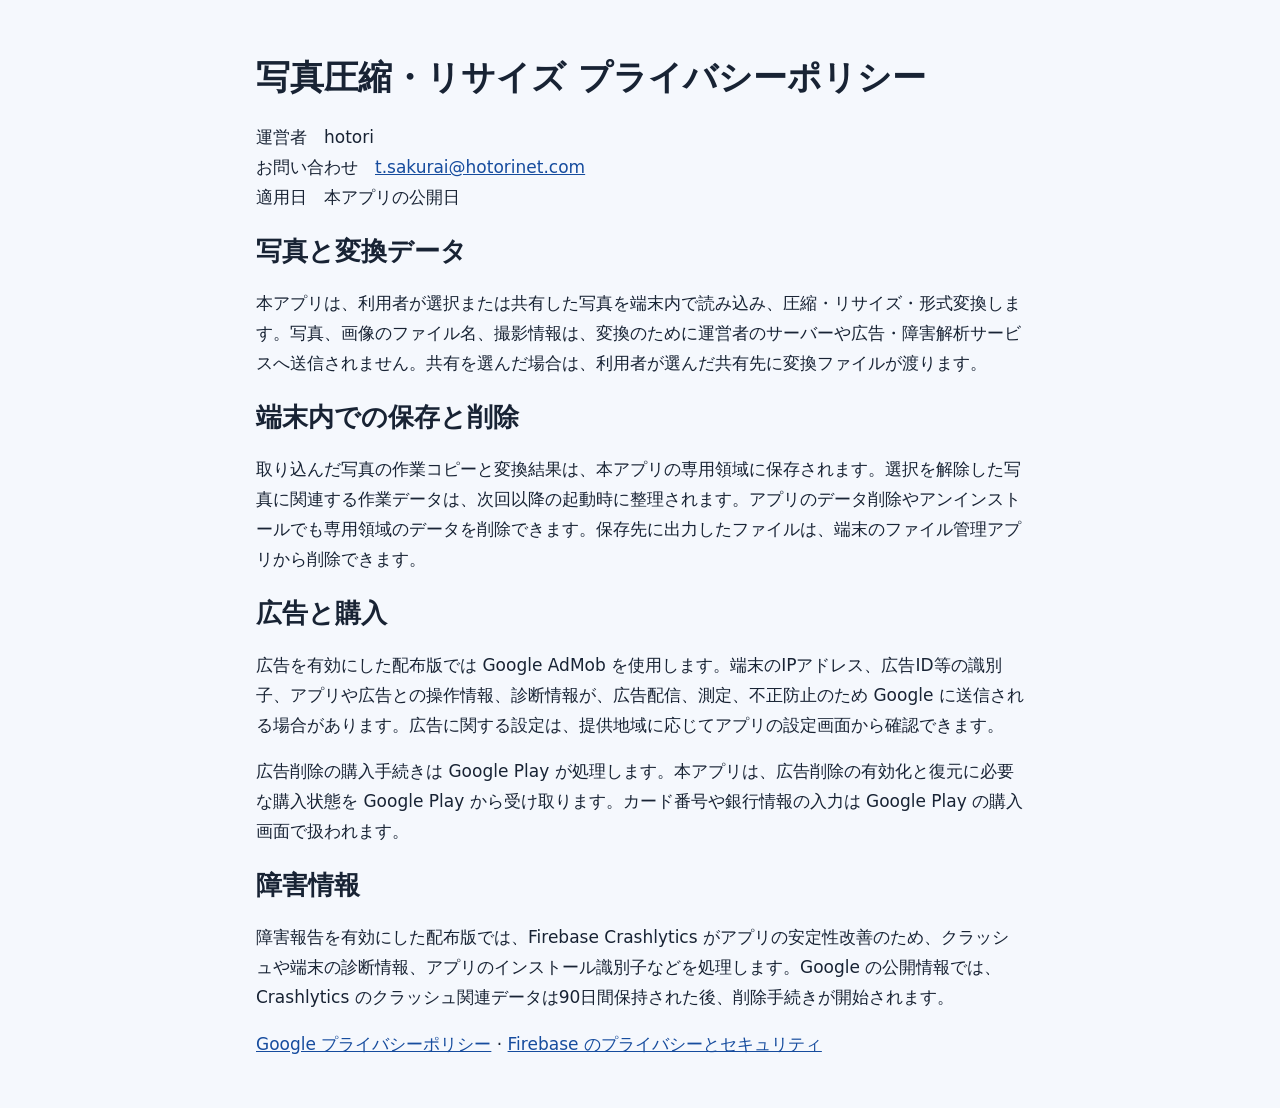
<file: photo-size-tools-privacy.html>
<!doctype html>
<html lang="ja">
<head>
<meta charset="utf-8">
<meta name="viewport" content="width=device-width, initial-scale=1">
<title>写真圧縮・リサイズ プライバシーポリシー</title>
<style>body{font:17px/1.75 system-ui,sans-serif;color:#182334;background:#f5f8fd;margin:0}main{max-width:48rem;padding:2rem;margin:auto}h1,h2{line-height:1.35}a{color:#164c9e}</style>
</head>
<body><main>
<h1>写真圧縮・リサイズ プライバシーポリシー</h1>
<p>運営者　hotori<br>お問い合わせ　<a href="mailto:t.sakurai@hotorinet.com">t.sakurai@hotorinet.com</a><br>適用日　本アプリの公開日</p>
<h2>写真と変換データ</h2>
<p>本アプリは、利用者が選択または共有した写真を端末内で読み込み、圧縮・リサイズ・形式変換します。写真、画像のファイル名、撮影情報は、変換のために運営者のサーバーや広告・障害解析サービスへ送信されません。共有を選んだ場合は、利用者が選んだ共有先に変換ファイルが渡ります。</p>
<h2>端末内での保存と削除</h2>
<p>取り込んだ写真の作業コピーと変換結果は、本アプリの専用領域に保存されます。選択を解除した写真に関連する作業データは、次回以降の起動時に整理されます。アプリのデータ削除やアンインストールでも専用領域のデータを削除できます。保存先に出力したファイルは、端末のファイル管理アプリから削除できます。</p>
<h2>広告と購入</h2>
<p>広告を有効にした配布版では Google AdMob を使用します。端末のIPアドレス、広告ID等の識別子、アプリや広告との操作情報、診断情報が、広告配信、測定、不正防止のため Google に送信される場合があります。広告に関する設定は、提供地域に応じてアプリの設定画面から確認できます。</p>
<p>広告削除の購入手続きは Google Play が処理します。本アプリは、広告削除の有効化と復元に必要な購入状態を Google Play から受け取ります。カード番号や銀行情報の入力は Google Play の購入画面で扱われます。</p>
<h2>障害情報</h2>
<p>障害報告を有効にした配布版では、Firebase Crashlytics がアプリの安定性改善のため、クラッシュや端末の診断情報、アプリのインストール識別子などを処理します。Google の公開情報では、Crashlytics のクラッシュ関連データは90日間保持された後、削除手続きが開始されます。</p>
<p><a href="https://policies.google.com/privacy">Google プライバシーポリシー</a> · <a href="https://firebase.google.com/support/privacy">Firebase のプライバシーとセキュリティ</a></p>
</main></body></html>
</file>
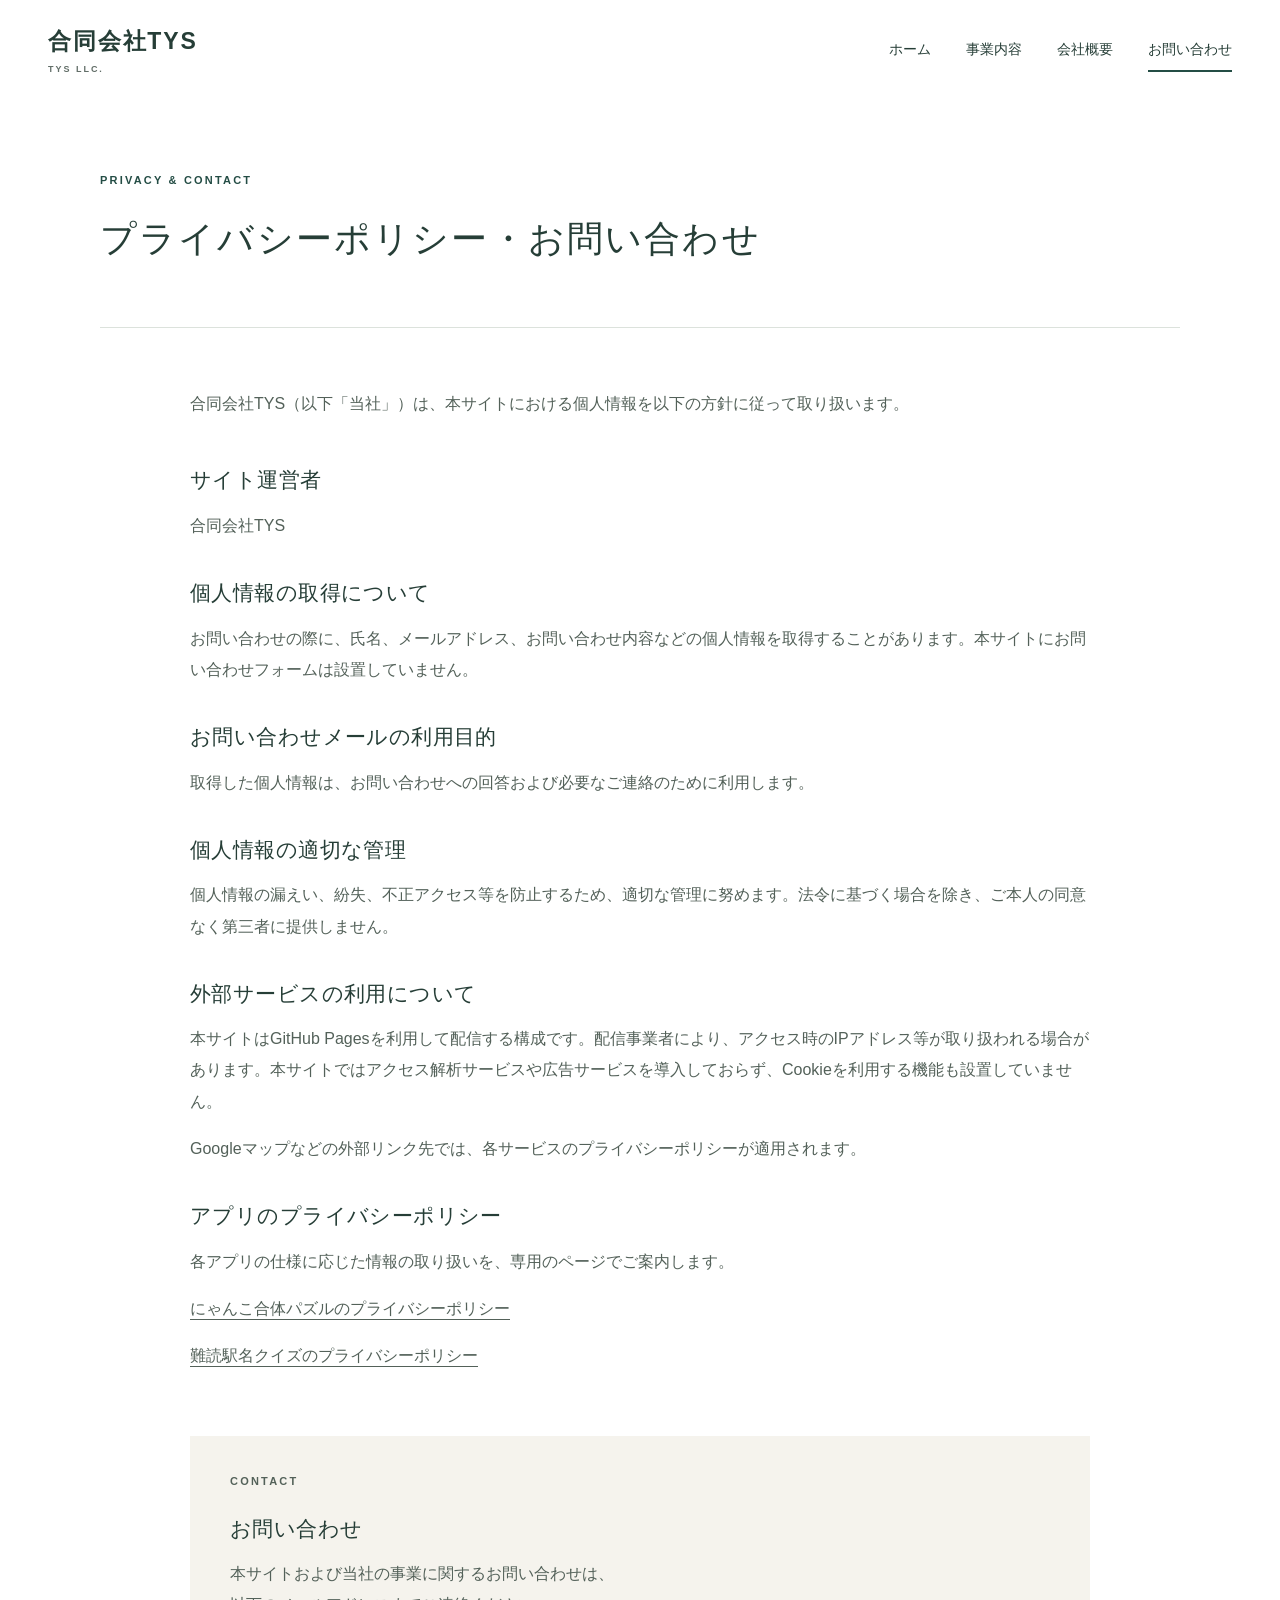
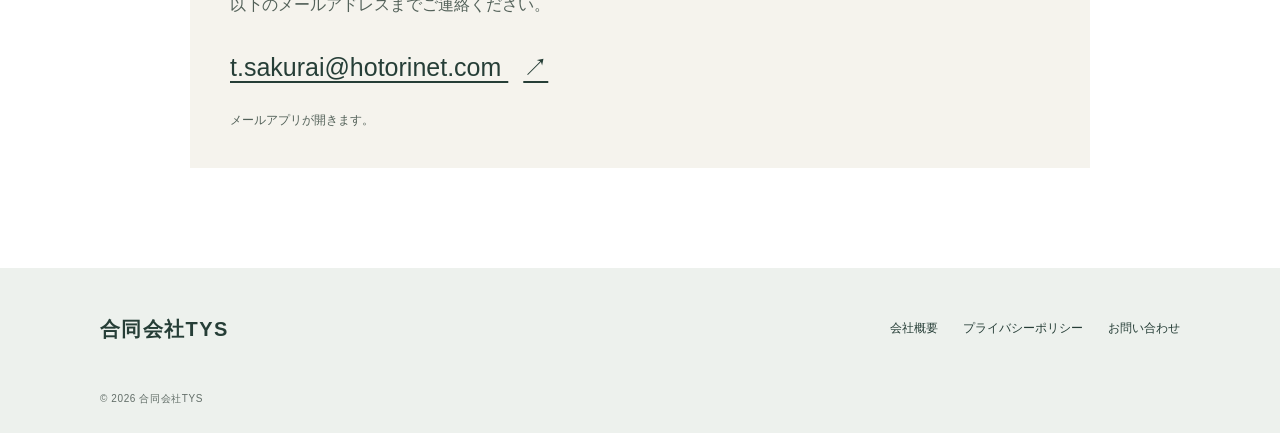
<file: privacy.html>
<!doctype html>
<html lang="ja"><head><meta charset="utf-8"><meta name="viewport" content="width=device-width, initial-scale=1"><title>プライバシーポリシー・お問い合わせ｜合同会社TYS</title><meta name="description" content="合同会社TYSの個人情報の取り扱いとお問い合わせ先についてご案内します。お問い合わせはメールで受け付けています。"><link rel="canonical" href="https://hotorinet.com/privacy.html"><meta name="theme-color" content="#244d45"><link rel="icon" type="image/svg+xml" href="favicon.svg"><link rel="stylesheet" href="css/style.css"><script src="js/main.js" defer></script></head>
<body><a class="skip" href="#main">本文へ移動</a><header class="header"><div class="header-inner"><a class="brand" href="index.html">合同会社TYS<span>TYS LLC.</span></a><button class="menu-toggle" type="button" aria-controls="navigation" aria-expanded="false" hidden>メニュー <span aria-hidden="true">＋</span></button><nav id="navigation" aria-label="メインナビゲーション"><a href="index.html">ホーム</a><a href="business.html">事業内容</a><a href="company.html">会社概要</a><a href="privacy.html#contact" aria-current="page">お問い合わせ</a></nav></div></header>
<main id="main"><section class="page-heading wrap"><p class="eyebrow">PRIVACY & CONTACT</p><h1>プライバシーポリシー・<wbr>お問い合わせ</h1></section><div class="wrap page-body policy"><p class="policy-intro">合同会社TYS（以下「当社」）は、本サイトにおける個人情報を以下の方針に従って取り扱います。</p><section><h2>サイト運営者</h2><p>合同会社TYS</p></section><section><h2>個人情報の取得について</h2><p>お問い合わせの際に、氏名、メールアドレス、お問い合わせ内容などの個人情報を取得することがあります。本サイトにお問い合わせフォームは設置していません。</p></section><section><h2>お問い合わせメールの利用目的</h2><p>取得した個人情報は、お問い合わせへの回答および必要なご連絡のために利用します。</p></section><section><h2>個人情報の適切な管理</h2><p>個人情報の漏えい、紛失、不正アクセス等を防止するため、適切な管理に努めます。法令に基づく場合を除き、ご本人の同意なく第三者に提供しません。</p></section><section><h2>外部サービスの利用について</h2><p>本サイトはGitHub Pagesを利用して配信する構成です。配信事業者により、アクセス時のIPアドレス等が取り扱われる場合があります。本サイトではアクセス解析サービスや広告サービスを導入しておらず、Cookieを利用する機能も設置していません。</p><p>Googleマップなどの外部リンク先では、各サービスのプライバシーポリシーが適用されます。</p></section><section><h2>アプリのプライバシーポリシー</h2><p>各アプリの仕様に応じた情報の取り扱いを、専用のページでご案内します。</p><p><a href="nyanko-merge-privacy.html">にゃんこ合体パズルのプライバシーポリシー</a></p><p><a href="station-quiz-privacy.html">難読駅名クイズのプライバシーポリシー</a></p></section><section class="contact-box" id="contact"><p class="eyebrow">CONTACT</p><h2>お問い合わせ</h2><p>本サイトおよび当社の事業に関するお問い合わせは、<br class="desktop-break">以下のメールアドレスまでご連絡ください。</p><a class="contact-mail" href="mailto:t.sakurai@hotorinet.com">t.sakurai@hotorinet.com <span aria-hidden="true">↗</span></a><p class="note">メールアプリが開きます。</p></section></div></main><footer><div class="footer-inner"><a class="footer-brand" href="index.html">合同会社TYS</a><div class="footer-links"><a href="company.html">会社概要</a><a href="privacy.html">プライバシーポリシー</a><a href="privacy.html#contact">お問い合わせ</a></div><small>© 2026 合同会社TYS</small></div></footer></body></html>
</file>
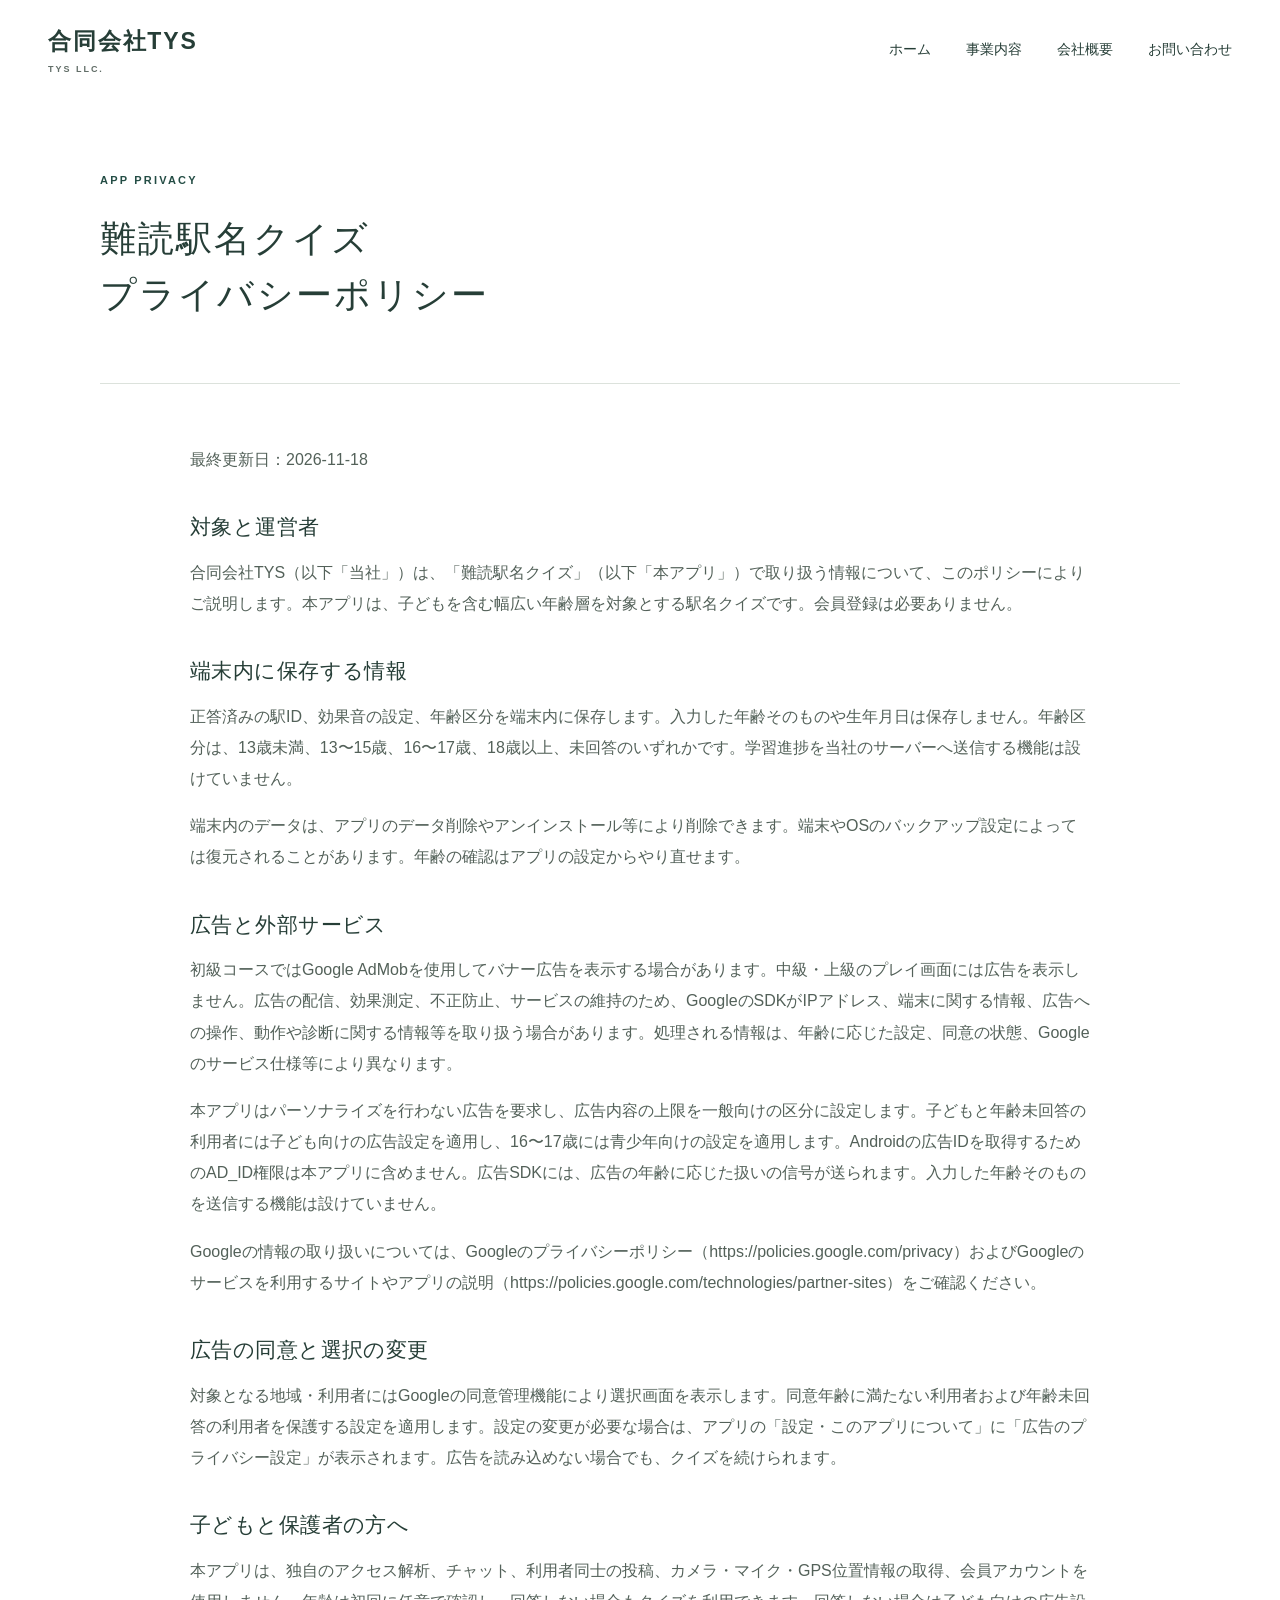
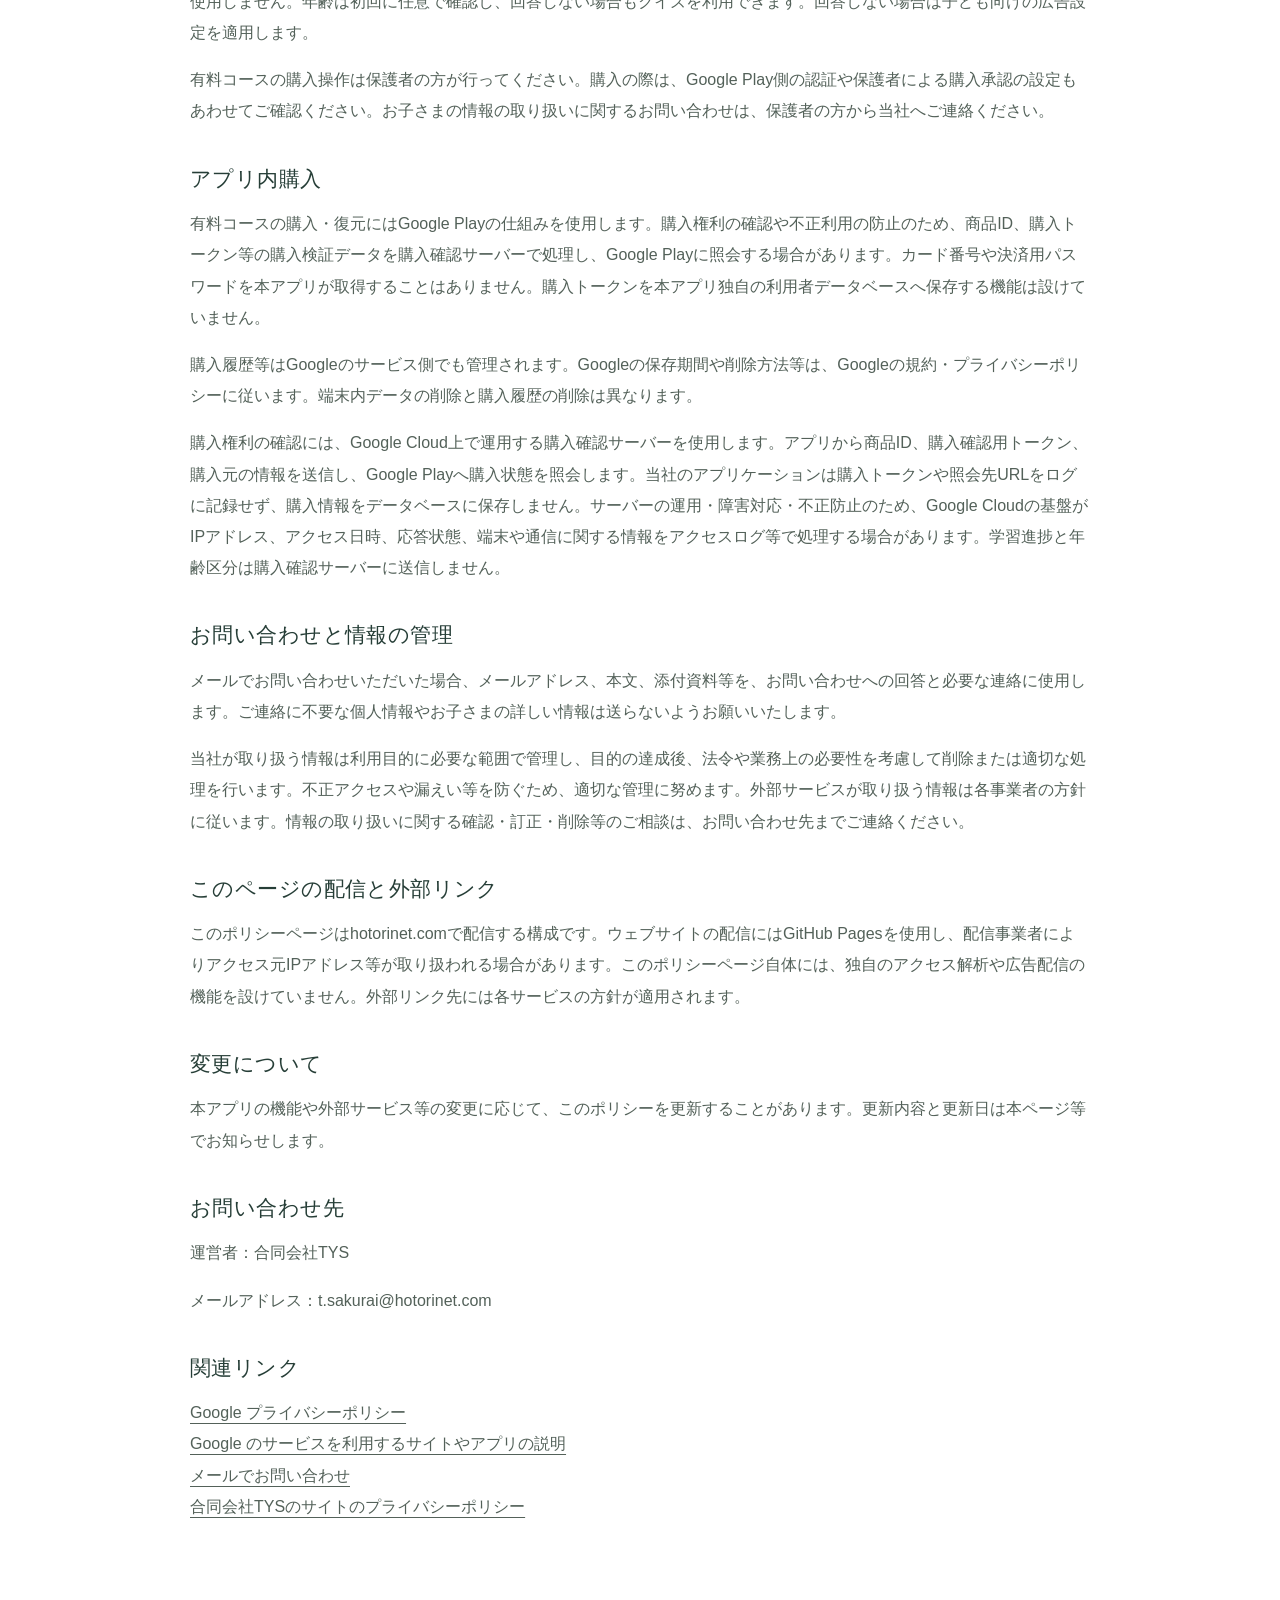
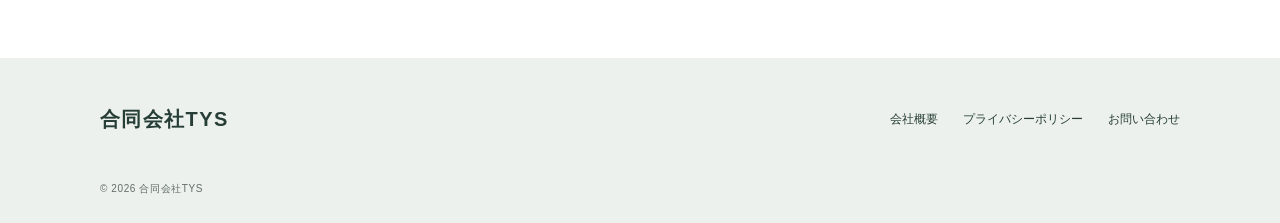
<file: station-quiz-privacy.html>
<!doctype html>
<html lang="ja"><head><meta charset="utf-8"><meta name="viewport" content="width=device-width, initial-scale=1"><title>難読駅名クイズ プライバシーポリシー｜合同会社TYS</title><meta name="description" content="難読駅名クイズの情報の取り扱い、子ども向けの広告設定、お問い合わせ先についてご案内します。"><link rel="canonical" href="https://hotorinet.com/station-quiz-privacy.html"><meta name="theme-color" content="#244d45"><link rel="icon" type="image/svg+xml" href="favicon.svg"><link rel="stylesheet" href="css/style.css"><script src="js/main.js" defer></script></head>
<body><a class="skip" href="#main">本文へ移動</a><header class="header"><div class="header-inner"><a class="brand" href="index.html">合同会社TYS<span>TYS LLC.</span></a><button class="menu-toggle" type="button" aria-controls="navigation" aria-expanded="false" hidden>メニュー <span aria-hidden="true">＋</span></button><nav id="navigation" aria-label="メインナビゲーション"><a href="index.html">ホーム</a><a href="business.html">事業内容</a><a href="company.html">会社概要</a><a href="privacy.html#contact">お問い合わせ</a></nav></div></header>
<main id="main"><section class="page-heading wrap"><p class="eyebrow">APP PRIVACY</p><h1>難読駅名クイズ<br>プライバシーポリシー</h1></section><div class="wrap page-body policy"><p>最終更新日：2026-11-18</p><section><h2>対象と運営者</h2><p>合同会社TYS（以下「当社」）は、「難読駅名クイズ」（以下「本アプリ」）で取り扱う情報について、このポリシーによりご説明します。本アプリは、子どもを含む幅広い年齢層を対象とする駅名クイズです。会員登録は必要ありません。</p></section><section><h2>端末内に保存する情報</h2><p>正答済みの駅ID、効果音の設定、年齢区分を端末内に保存します。入力した年齢そのものや生年月日は保存しません。年齢区分は、13歳未満、13〜15歳、16〜17歳、18歳以上、未回答のいずれかです。学習進捗を当社のサーバーへ送信する機能は設けていません。</p><p>端末内のデータは、アプリのデータ削除やアンインストール等により削除できます。端末やOSのバックアップ設定によっては復元されることがあります。年齢の確認はアプリの設定からやり直せます。</p></section><section><h2>広告と外部サービス</h2><p>初級コースではGoogle AdMobを使用してバナー広告を表示する場合があります。中級・上級のプレイ画面には広告を表示しません。広告の配信、効果測定、不正防止、サービスの維持のため、GoogleのSDKがIPアドレス、端末に関する情報、広告への操作、動作や診断に関する情報等を取り扱う場合があります。処理される情報は、年齢に応じた設定、同意の状態、Googleのサービス仕様等により異なります。</p><p>本アプリはパーソナライズを行わない広告を要求し、広告内容の上限を一般向けの区分に設定します。子どもと年齢未回答の利用者には子ども向けの広告設定を適用し、16〜17歳には青少年向けの設定を適用します。Androidの広告IDを取得するためのAD_ID権限は本アプリに含めません。広告SDKには、広告の年齢に応じた扱いの信号が送られます。入力した年齢そのものを送信する機能は設けていません。</p><p>Googleの情報の取り扱いについては、Googleのプライバシーポリシー（https://policies.google.com/privacy）およびGoogleのサービスを利用するサイトやアプリの説明（https://policies.google.com/technologies/partner-sites）をご確認ください。</p></section><section><h2>広告の同意と選択の変更</h2><p>対象となる地域・利用者にはGoogleの同意管理機能により選択画面を表示します。同意年齢に満たない利用者および年齢未回答の利用者を保護する設定を適用します。設定の変更が必要な場合は、アプリの「設定・このアプリについて」に「広告のプライバシー設定」が表示されます。広告を読み込めない場合でも、クイズを続けられます。</p></section><section><h2>子どもと保護者の方へ</h2><p>本アプリは、独自のアクセス解析、チャット、利用者同士の投稿、カメラ・マイク・GPS位置情報の取得、会員アカウントを使用しません。年齢は初回に任意で確認し、回答しない場合もクイズを利用できます。回答しない場合は子ども向けの広告設定を適用します。</p><p>有料コースの購入操作は保護者の方が行ってください。購入の際は、Google Play側の認証や保護者による購入承認の設定もあわせてご確認ください。お子さまの情報の取り扱いに関するお問い合わせは、保護者の方から当社へご連絡ください。</p></section><section><h2>アプリ内購入</h2><p>有料コースの購入・復元にはGoogle Playの仕組みを使用します。購入権利の確認や不正利用の防止のため、商品ID、購入トークン等の購入検証データを購入確認サーバーで処理し、Google Playに照会する場合があります。カード番号や決済用パスワードを本アプリが取得することはありません。購入トークンを本アプリ独自の利用者データベースへ保存する機能は設けていません。</p><p>購入履歴等はGoogleのサービス側でも管理されます。Googleの保存期間や削除方法等は、Googleの規約・プライバシーポリシーに従います。端末内データの削除と購入履歴の削除は異なります。</p><p>購入権利の確認には、Google Cloud上で運用する購入確認サーバーを使用します。アプリから商品ID、購入確認用トークン、購入元の情報を送信し、Google Playへ購入状態を照会します。当社のアプリケーションは購入トークンや照会先URLをログに記録せず、購入情報をデータベースに保存しません。サーバーの運用・障害対応・不正防止のため、Google Cloudの基盤がIPアドレス、アクセス日時、応答状態、端末や通信に関する情報をアクセスログ等で処理する場合があります。学習進捗と年齢区分は購入確認サーバーに送信しません。</p></section><section><h2>お問い合わせと情報の管理</h2><p>メールでお問い合わせいただいた場合、メールアドレス、本文、添付資料等を、お問い合わせへの回答と必要な連絡に使用します。ご連絡に不要な個人情報やお子さまの詳しい情報は送らないようお願いいたします。</p><p>当社が取り扱う情報は利用目的に必要な範囲で管理し、目的の達成後、法令や業務上の必要性を考慮して削除または適切な処理を行います。不正アクセスや漏えい等を防ぐため、適切な管理に努めます。外部サービスが取り扱う情報は各事業者の方針に従います。情報の取り扱いに関する確認・訂正・削除等のご相談は、お問い合わせ先までご連絡ください。</p></section><section><h2>このページの配信と外部リンク</h2><p>このポリシーページはhotorinet.comで配信する構成です。ウェブサイトの配信にはGitHub Pagesを使用し、配信事業者によりアクセス元IPアドレス等が取り扱われる場合があります。このポリシーページ自体には、独自のアクセス解析や広告配信の機能を設けていません。外部リンク先には各サービスの方針が適用されます。</p></section><section><h2>変更について</h2><p>本アプリの機能や外部サービス等の変更に応じて、このポリシーを更新することがあります。更新内容と更新日は本ページ等でお知らせします。</p></section><section><h2>お問い合わせ先</h2><p>運営者：合同会社TYS</p><p>メールアドレス：t.sakurai@hotorinet.com</p></section><section><h2>関連リンク</h2><p><a href="https://policies.google.com/privacy">Google プライバシーポリシー</a><br><a href="https://policies.google.com/technologies/partner-sites">Google のサービスを利用するサイトやアプリの説明</a><br><a href="mailto:t.sakurai@hotorinet.com">メールでお問い合わせ</a><br><a href="privacy.html">合同会社TYSのサイトのプライバシーポリシー</a></p></section></div></main><footer><div class="footer-inner"><a class="footer-brand" href="index.html">合同会社TYS</a><div class="footer-links"><a href="company.html">会社概要</a><a href="privacy.html">プライバシーポリシー</a><a href="privacy.html#contact">お問い合わせ</a></div><small>© 2026 合同会社TYS</small></div></footer></body></html>
</file>
<file: css/style.css>
:root{--ink:#263e37;--muted:#626e68;--green:#244d45;--blue:#365766;--line:#dce2dc;--beige:#f5f3ed}*{box-sizing:border-box}html{scroll-behavior:smooth;scroll-padding-top:30px}body{margin:0;color:var(--ink);background:#fff;font-family:"Noto Sans JP","Yu Gothic",Meiryo,sans-serif;font-size:16px;line-height:1.95;-webkit-font-smoothing:antialiased}a{color:inherit;text-underline-offset:5px}a:hover{color:#58796c}a:focus-visible,button:focus-visible{outline:3px solid #ad7428;outline-offset:5px}h1,h2,h3,p{margin:0}h1,h2,h3{font-weight:500;line-height:1.55}h2{font-size:30px;letter-spacing:.07em}h3{font-size:23px}p+p{margin-top:16px}.wrap{width:min(1080px,calc(100% - 96px));margin-inline:auto}.header{background:#fff}.header-inner{height:100px;width:calc(100% - 96px);max-width:1440px;margin:auto;display:flex;align-items:center;justify-content:space-between;gap:24px}.brand{text-decoration:none;font-size:23px;letter-spacing:.08em;font-weight:600;line-height:1.4}.brand span{display:block;font-size:9px;letter-spacing:.22em;color:var(--muted);margin-top:6px}nav{display:flex;gap:35px}nav a{font-size:14px;text-decoration:none;position:relative;padding:12px 0}nav a[aria-current=page]:after{content:"";position:absolute;bottom:4px;left:0;right:0;height:2px;background:var(--green)}.hero{position:relative;height:clamp(240px,27vw,390px);max-height:none;min-height:0;overflow:hidden;background:#536470}.hero img{width:100%;height:100%;object-fit:cover;object-position:50% 49%;display:block}.hero:after{content:"";position:absolute;inset:0;background:linear-gradient(90deg,rgba(0,0,0,.12),transparent)}.hero h1{position:absolute;z-index:1;right:8%;top:14%;font-size:clamp(36px,4.3vw,62px);color:white;letter-spacing:.18em;text-shadow:0 2px 12px #233c4e55;font-family:"Yu Mincho","Hiragino Mincho ProN",serif}.eyebrow{font-size:11px;font-weight:600;letter-spacing:.2em;color:var(--green);margin-bottom:20px}.intro{padding-block:105px 110px;display:grid;grid-template-columns:1fr 1.12fr;column-gap:80px}.intro .eyebrow{grid-column:1/-1}.intro h2{font-size:32px;line-height:1.9}.intro-copy{align-self:center;line-height:2.25;color:var(--muted)}.business-section{background:var(--beige);padding:85px 0 95px}.section-heading{display:flex;justify-content:space-between;align-items:center;margin-bottom:40px;gap:25px}.section-heading p:not(.eyebrow){font-size:14px;color:var(--muted)}.cards{display:grid;grid-template-columns:1fr 1fr;gap:26px}.business-card{display:flex;flex-direction:column;text-decoration:none;background:white;padding:35px 38px 26px;border-top:3px solid var(--green);transition:background .2s}.business-card:hover{background:#fafcf9;color:var(--ink)}.business-card.blue{border-color:var(--blue)}.card-number{display:flex;gap:15px;align-items:center;font-family:Georgia,serif;font-size:30px;color:var(--green);margin-bottom:20px}.card-number span{font-family:Arial,sans-serif;font-size:10px;letter-spacing:.13em}.blue .card-number{color:var(--blue)}.business-card p{font-size:14px;color:var(--muted);margin:18px 0 30px}.card-bottom{display:flex;justify-content:space-between;border-top:1px solid var(--line);padding-top:18px;font-size:13px;margin-top:auto}.card-bottom span{font-size:20px}.company-link{padding-block:75px 80px;display:flex;align-items:center;justify-content:space-between;gap:24px}.text-link{text-decoration:none;display:inline-flex;gap:35px;align-items:center;border-bottom:1px solid #82948b;padding:8px 0;font-size:14px}.text-link span{font-size:20px}footer{background:#edf1ed;padding:42px 0 25px}.footer-inner{width:min(1080px,calc(100% - 96px));margin:auto;display:flex;align-items:center;flex-wrap:wrap;gap:25px;justify-content:space-between}.footer-brand{text-decoration:none;font-size:20px;font-weight:600;letter-spacing:.07em}.footer-links{display:flex;gap:25px;font-size:12px}.footer-links a{text-decoration:none}footer small{width:100%;font-size:10px;letter-spacing:.06em;color:var(--muted);margin-top:15px}.page-heading{padding-block:70px 60px;border-bottom:1px solid var(--line)}.page-heading h1{font-size:36px;letter-spacing:.06em}.lead{margin-top:20px;color:var(--muted)}.page-body{padding-block:60px 100px;min-height:420px}.business-detail{display:grid;grid-template-columns:1fr 1.7fr;gap:60px;padding:15px 0 65px}.business-detail+.business-detail{border-top:1px solid var(--line);padding-top:65px}.detail-label h2{font-size:24px;margin-top:15px}.status{display:inline-block;background:#f1ecdf;color:#655331;border:1px solid #ded3b9;font-size:12px;letter-spacing:.06em;padding:3px 13px;margin-bottom:18px}.facility-name{font-size:27px;margin-bottom:20px}.mini-details{display:grid;grid-template-columns:90px 1fr;font-size:14px;gap:12px;margin:28px 0 18px}.mini-details dt{color:var(--muted)}dd{margin:0}.note{font-size:12px;color:var(--muted);margin-top:18px}.service-list{padding-left:1.3em;margin-block:25px}.app-list{background:var(--beige);padding:25px;margin-top:35px}.app-list h3{font-size:17px;margin-bottom:10px}.app-list p{font-size:14px}.company-table{width:100%;border-collapse:collapse;text-align:left}.company-table th,.company-table td{padding:28px 20px;border-bottom:1px solid var(--line);vertical-align:top}.company-table th{width:25%;font-weight:500;background:#f7f8f5}.company-table tr:first-child>*{border-top:1px solid var(--line)}.company-table td{padding-left:40px}.company-table ul{list-style:none;padding:0;margin:0}.mail{overflow-wrap:anywhere}.policy{max-width:900px}.policy-intro{margin-bottom:45px}.policy section{margin-block:36px}.policy h2{font-size:21px;letter-spacing:.02em;margin-bottom:13px}.policy p{color:#536159}.policy .contact-box{background:var(--beige);padding:35px 40px;margin:65px 0 0;scroll-margin-top:30px}.contact-mail{display:inline-block;font-size:clamp(16px,2.5vw,25px);margin-top:22px;overflow-wrap:anywhere}.contact-mail span{margin-left:15px}.skip{position:fixed;top:-100px;left:15px;background:white;padding:10px;z-index:10}.skip:focus{top:10px}.sr-only{position:absolute;width:1px;height:1px;overflow:hidden;clip-path:inset(50%)}.menu-toggle{font:inherit;background:transparent;border:1px solid var(--line);padding:7px 12px;font-size:13px;color:var(--ink)}[hidden]{display:none!important}
@media(min-width:1600px){.hero{height:420px}.hero img{object-position:50% 49%}}
@media(max-width:760px){.wrap,.footer-inner{width:calc(100% - 40px)}.header-inner{width:calc(100% - 40px);height:auto;min-height:82px;flex-wrap:wrap;gap:0;padding-block:17px}.brand{font-size:19px}.brand span{font-size:8px}nav{width:100%;gap:0;justify-content:space-between;margin-top:15px;flex-wrap:wrap}nav a{font-size:12px}.menu-toggle:not([hidden]){display:block}.js-menu nav{display:none}.js-menu nav.is-open{display:flex}.hero{height:230px;min-height:0;max-height:none}.hero img{object-position:45% 49%}.hero h1{left:auto;right:6%;top:9%;font-size:28px;letter-spacing:.14em}.intro{display:block;padding-block:65px}.intro h2{font-size:27px}.intro-copy{margin-top:28px;font-size:15px}.business-section{padding-block:58px}.section-heading{display:block;margin-bottom:28px}.section-heading>p{margin-top:20px}.cards{grid-template-columns:1fr;gap:20px}.business-card{padding:26px}.business-card h3{font-size:22px}.company-link{padding-block:55px;display:block}.company-link h2{font-size:24px}.company-link .text-link{margin-top:25px}h2{font-size:27px}.footer-links{flex-wrap:wrap;gap:12px 20px}.footer-inner{gap:20px}.page-heading{padding-block:45px 35px}.page-heading h1{font-size:28px;overflow-wrap:anywhere}.lead{font-size:14px}.page-body{padding-block:35px 65px}.business-detail{grid-template-columns:1fr;gap:30px;padding-bottom:45px}.business-detail+.business-detail{padding-top:45px}.facility-name{font-size:24px}.company-table th,.company-table td{display:block;width:100%;padding:15px 18px}.company-table th{border-bottom:0;font-size:14px}.company-table td{font-size:14px;padding-bottom:22px}.company-table tr:first-child td{border-top:0}.policy{font-size:14px}.policy .contact-box{padding:28px 22px}.desktop-break{display:none}.mini-details{grid-template-columns:70px 1fr;font-size:13px;gap:10px}}
@media(prefers-reduced-motion:reduce){html{scroll-behavior:auto}*{transition:none!important}}
</file>
